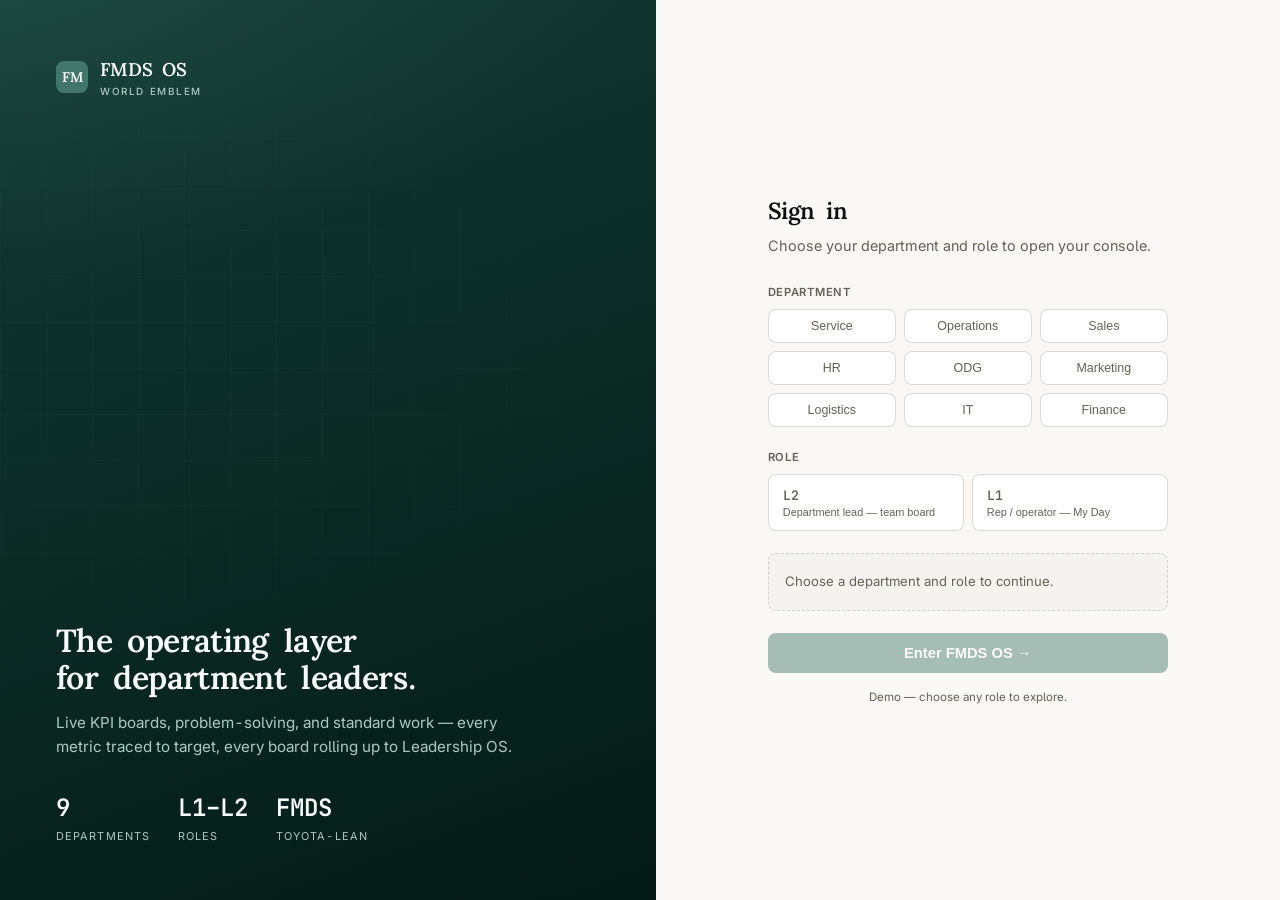
<file: index.html>
<!doctype html><html lang="en"><head>
<meta charset="utf-8"><meta name="viewport" content="width=device-width,initial-scale=1">
<title>FMDS OS — World Emblem</title>
<link rel="icon" href="data:image/svg+xml,<svg xmlns='http://www.w3.org/2000/svg' viewBox='0 0 100 100'><text y='.9em' font-size='90'>📊</text></svg>">
<!-- Supernal design system fonts (Inter/JetBrains Mono/Lora). Local-dev only — serve.py has
     no CSP, so a Google Fonts <link> is fine here. The CSP-locked hosted Artifact bundle must
     instead inline these as base64 @font-face (see styles.css header comment). -->
<link rel="preconnect" href="https://fonts.googleapis.com">
<link rel="preconnect" href="https://fonts.gstatic.com" crossorigin>
<link href="https://fonts.googleapis.com/css2?family=Inter:wght@400;500;600;700&family=JetBrains+Mono:wght@400;500&family=Lora:ital,wght@0,400;0,500;0,600;0,700;1,500&display=swap" rel="stylesheet">
<link rel="stylesheet" href="styles.css">
</head><body><div id="app"></div><script type="module" src="app.js"></script></body></html>
</file>
<file: styles.css>
/* ============================================================================
   FMDS OS — Design System  (R2: Supernal design-system migration, foundation)
   A $150M Toyota-Lean manufacturer's operating layer for department leaders.
   Migrating onto the Supernal brand palette — sage action scale, warm-neutral
   surface scale, Inter/Lora/JetBrains Mono type system. RAG reserved strictly
   for status; the viz palette is for decoration/identity only.

   This file currently holds BOTH the new Supernal primitive/semantic tokens
   AND the legacy token names the existing views/*.js still read — every old
   name is aliased onto a new value (never deleted) so nothing goes unstyled
   mid-migration. Base component classes (shell/sidebar/topbar/button/badge/
   card/table/seg/input/page-head/chart/popover/utility) are now ported
   verbatim from docs/redesign/reference/base.css (layout-match redesign,
   Task 3); the old dark command-rail CSS they superseded has been removed.
   app.js's markup still emits the old rail/app-shell structure until the
   shell rebuild (Task 5) rewires it onto the new light .sidebar/.nav-item
   classes. View-specific component classes (hero KPI/stat tiles, Mark's
   ai-note thread, KPI-board tree table, problem-solving tracker + 8-step A3,
   Standard Work, Sources flow, Ask Mark chat/modal, My Day driver grid,
   inbox popover, Hoshin disks/strip/chips) are now ported verbatim from
   docs/redesign/reference/views.css (Task 4), appended directly after the
   Task-3 base block; the old duplicate rules they superseded were removed in
   place (see the inline notes left where each used to live). Per-view
   views/*.js files still emit their pre-redesign markup until Tasks 7–15
   rebuild each one onto these classes — see
   docs/superpowers/plans/2026-07-08-layout-match-redesign.md.

   Type: Inter (UI/body) + Lora (h1/h2 + hero KPI numerals) + JetBrains Mono
   (every metric / target / KPI value / KZ number / code) — loaded via <link>
   in index.html for LOCAL DEV (serve.py has no CSP, so Google Fonts is fine).
   NOTE — CSP-locked hosted bundle: that target cannot fetch Google Fonts at
   runtime and must instead inline these three families as base64 @font-face
   (data: URIs). The woff2 payloads are already embedded in the reference
   Leadership OS artifact saved at:
   ~/.claude/projects/-Users-tauseef-Documents-World-Emblem-AI-Strategy-fmds-os-prototype/
   7204a86f-62ea-46bb-b6a9-8d861ae8609b/tool-results/artifact-f97b357a-*.html
   Lift the four @font-face blocks from there at bundle-rebuild time — do NOT
   paste base64 into this file now, it would bloat the source for no local-dev
   benefit.

   NOTE: legacy token + class names (--slate-*, --accent, --canvas, --line,
   --radius, .card, .badge, .rag-chip--*, .btn--*, table styles) are KEPT and
   remapped so every existing board upgrades automatically.
   ========================================================================== */

:root {
  color-scheme: light;

  /* ══════════════════════════════════════════════════════════════════════
     SUPERNAL PRIMITIVES — action + surface scales (exact palette values)
     ══════════════════════════════════════════════════════════════════════ */

  /* ── Action scale — hand-tuned sage, seed #436F65. Stop 7 = default action. ── */
  --action-1: 161 33% 98%;
  --action-2: 161 28% 93%;
  --action-3: 162 27% 85%;
  --action-4: 163 25% 73%;
  --action-5: 164 22% 60%;
  --action-6: 164 20% 48%;
  --action-7: 166 28% 36%;   /* default action: buttons, links, focus rings */
  --action-8: 167 38% 25%;
  --action-9: 169 54% 15%;
  --action-10: 168 74% 6%;

  /* ── Surface scale — warm-neutral ladder, hues drift 26–40° across stops ── */
  --surface-1: 40 20% 97%;    /* page background */
  --surface-2: 36 19% 95%;    /* bg-subtle, table header, card-hover */
  --surface-3: 26 19% 93%;    /* muted, code-block-bg, sidebar-background */
  --surface-4: 30 20% 90%;    /* secondary (default), surface-hover */
  --surface-5: 30 10% 80%;    /* secondary-hover, text-disabled */
  --surface-6: 32 10% 72%;    /* secondary-active */
  --surface-7: 33 9% 56%;     /* text-placeholder / text-faint */
  --surface-7a: 35 9% 37%;    /* tertiary text (muted-foreground) */
  --surface-8: 38 6% 26%;     /* indicator-default text */
  --surface-10: 30 2% 10%;    /* text-secondary (light mode) */
  --surface-11: 30 7% 6%;     /* text-primary / foreground; border alpha base */

  /* ── Semantic — surfaces ── */
  --bg: hsl(var(--surface-1));
  --bg-subtle: hsl(var(--surface-2));
  --panel: #ffffff;                 /* pure white lifts off warm page */
  --muted: hsl(var(--surface-3));
  --surface-hover: hsl(var(--surface-4));
  --table-header-bg: hsl(var(--surface-2));

  /* ── Semantic — borders (foreground-stop-at-low-alpha hairline pattern) ── */
  --border-soft: hsl(var(--surface-11) / 0.08);
  --border: hsl(var(--surface-11) / 0.10);
  --border-input: hsl(var(--surface-11) / 0.12);
  --border-strong: hsl(var(--surface-11) / 0.15);

  /* ── Semantic — text ── */
  --text-secondary: hsl(var(--surface-10));
  --text-dim: hsl(var(--surface-7a));
  --text-faint: hsl(var(--surface-7));
  --text-disabled: hsl(var(--surface-5));

  /* ── Semantic — action (primary button/link ladder) ── */
  --accent-active: hsl(var(--action-9));
  --accent-text: hsl(var(--action-8));        /* ghost/outline label color */
  --accent-subtle-bg: hsl(var(--action-3));
  --accent-soft: hsl(var(--action-7) / 0.10);
  --accent-fg: #ffffff;

  /* ── Secondary button ladder ── */
  --secondary: hsl(var(--surface-4));
  --secondary-hover: hsl(var(--surface-5));
  --secondary-active: hsl(var(--surface-6));

  /* ── Status — RAG, semantic-only (never decorative) ── */
  --green-text: hsl(142 72% 29%);
  --green-border: hsl(141 79% 85%);
  --amber-text: hsl(26 91% 37%);
  --amber-border: hsl(48 97% 77%);
  --red-border: hsl(0 96% 89%);
  --red-text: var(--red);          /* aliased — already dark enough */
  --info: hsl(204 64% 44%);
  --info-text: var(--info);        /* aliased */
  --info-bg: hsl(214 99% 97%);
  --info-border: hsl(213 97% 87%);

  /* ── Viz palette — identity/decoration/charts ONLY, never UI/status controls ── */
  --viz-single: 197 13% 52%;   /* Blue-Gray — default single-series / primary identity */
  --viz-1: 30 58% 64%;         /* Warm Peach */
  --viz-2: 9 37% 56%;          /* Rust — used for emphasis series (e.g. flagged location) */
  --viz-3: 64 13% 45%;         /* Olive */
  --viz-4: 345 22% 48%;        /* Mauve */
  --viz-5: 166 13% 54%;        /* Sage */
  --viz-6: 19 45% 72%;         /* Light Peach */
  --viz-7: 210 2% 49%;         /* Neutral Gray — "uncategorized" slot, also chart context-lines */
  --viz-single-bg: hsl(197 9% 93%);
  --viz-1-bg: hsl(30 41% 93%);
  --viz-2-bg: hsl(9 26% 93%);
  --viz-3-bg: hsl(64 9% 93%);
  --viz-4-bg: hsl(345 15% 93%);
  --viz-5-bg: hsl(166 9% 93%);
  --viz-6-bg: hsl(19 32% 93%);
  --viz-7-bg: hsl(210 1% 93%);

  /* Secondary decorative accent (Hoshin "supports" disks, quarter chips) */
  --we-sky: 197 13% 52%;
  --we-sky-bg: 197 9% 93%;

  /* ── Sidebar (10 tokens; light spec — surface-3 fill, sage active state).
     Consumed by .sidebar/.nav-item (see ported base-component CSS below). ── */
  --sidebar-bg: hsl(var(--surface-3));
  --sidebar-fg: hsl(var(--surface-7a));
  --sidebar-border: hsl(var(--surface-11) / 0.08);
  --sidebar-accent: hsl(var(--surface-4));
  --sidebar-active-bg: hsl(var(--surface-4));
  --sidebar-active-fg: hsl(var(--action-7));

  /* ── Motion — named duration scale ── */
  --duration-instant: 100ms;
  --duration-fast: 150ms;
  --duration-standard: 200ms;
  --duration-expressive: 300ms;
  --ease-fluid: cubic-bezier(0.3, 0, 0, 1);

  /* ── Type families ── */
  --font-sans: "Inter", -apple-system, BlinkMacSystemFont, "Segoe UI", Roboto, sans-serif;
  --font-serif: "Lora", Georgia, "Times New Roman", serif;

  /* ── Shell geometry — consumed by .sidebar/.topbar/.canvas below ── */
  --nav-width: 248px;
  --top-bar-height: 56px;
  --width-content: 1440px;

  /* ══════════════════════════════════════════════════════════════════════
     LEGACY TOKENS — kept and ALIASED onto the values above so every
     existing view keeps rendering unchanged mid-migration.
     ══════════════════════════════════════════════════════════════════════ */

  /* ── Work canvas (light) ──────────────────────────────────────── */
  --canvas:  var(--bg);
  --surface: var(--panel);
  /* --surface-2 is the primitive declared above (Supernal surface scale) —
     do NOT redeclare it here as var(--bg-subtle); --bg-subtle is itself
     defined as hsl(var(--surface-2)), so redeclaring would create a
     circular var() reference that resolves to an invalid value. */
  --line:    var(--border);          /* hairline border */
  --line-strong: var(--border-strong);
  --text:       hsl(var(--surface-11));
  --text-muted: var(--text-dim);

  /* ── Accent — flips electric blue → sage ─────────────────────── */
  --accent:       hsl(var(--action-7));
  --accent-tint:  var(--accent-soft);       /* soft accent bg */
  --accent-tint-2:var(--accent-subtle-bg);
  --accent-hover: hsl(var(--action-8));

  /* ── RAG status (strict) — new palette values ────────────────── */
  --green:  hsl(145 63% 42%);
  --amber:  hsl(28 80% 52%);
  --red:    hsl(6 63% 46%);
  --nodata: var(--text-faint);
  --green-bg:  hsl(139 76% 97%);
  --amber-bg:  hsl(48 100% 96%);
  --red-bg:    hsl(0 86% 97%);
  --nodata-bg: var(--muted);
  --red-light: var(--red-border);

  /* ── Legacy RAG aliases (KEEP — used as var(--rag-${rag}) etc.) ── */
  --rag-green:  var(--green);
  --rag-amber:  var(--amber);
  --rag-red:    var(--red);
  --rag-nodata: var(--nodata);
  --rag-green-bg:  var(--green-bg);
  --rag-amber-bg:  var(--amber-bg);
  --rag-red-bg:    var(--red-bg);
  --rag-nodata-bg: var(--nodata-bg);

  /* ── Legacy slate ramp (KEEP — remapped by lightness onto the new
     warm-neutral surface scale, so relative contrast/order is preserved) ── */
  --slate-50:  hsl(var(--surface-1));
  --slate-100: hsl(var(--surface-2));
  --slate-200: hsl(var(--surface-3));
  --slate-300: hsl(var(--surface-4));
  --slate-400: hsl(var(--surface-5));
  --slate-500: hsl(var(--surface-7));
  --slate-600: hsl(var(--surface-7a));
  --slate-700: hsl(var(--surface-8));
  --slate-800: hsl(var(--surface-10));
  --slate-900: hsl(var(--surface-11));

  /* Legacy accent aliases (KEEP) */
  --accent-light: var(--accent-tint);

  /* ── Typography (legacy names → new families) ──────────────────── */
  --font: var(--font-sans);
  --font-mono: "JetBrains Mono", "SFMono-Regular", Consolas, monospace;

  /* ── Spacing scale — sp-1..sp-8 reconciled to match reference/tokens.css
     exactly (sp-5/6/8 corrected, sp-7 added); sp-10/sp-12 are extra legacy
     stops beyond the reference scale, kept since other rules still use them ── */
  --sp-1: 4px;  --sp-2: 8px;  --sp-3: 12px; --sp-4: 16px;
  --sp-5: 24px; --sp-6: 32px; --sp-7: 48px; --sp-8: 64px; --sp-10: 40px; --sp-12: 48px;

  /* ── Radius — "Balanced" posture, new values ─────────────────────── */
  --radius-sm: 4px;
  --radius:    8px;      /* --r  */
  --radius-lg: 12px;     /* --r-lg */
  --radius-full: 9999px;
  --r:    var(--radius);
  --r-lg: var(--radius-lg);

  /* ── Elevation — palette-derived shadow color (warm near-black) ──── */
  --shadow-color: 30 2% 10%;
  --shadow-xs: 0 1px 1px 0 hsl(var(--shadow-color) / 0.05);
  --shadow-sm: 0 1px 2px 0 hsl(var(--shadow-color) / 0.07);
  --shadow:    0 1px 3px 0 hsl(var(--shadow-color) / 0.10), 0 1px 2px -1px hsl(var(--shadow-color) / 0.08);
  --shadow-md: 0 4px 6px -1px hsl(var(--shadow-color) / 0.10), 0 2px 4px -2px hsl(var(--shadow-color) / 0.08);
  --shadow-lg: 0 10px 15px -3px hsl(var(--shadow-color) / 0.10), 0 4px 6px -4px hsl(var(--shadow-color) / 0.08);
  --shadow-ring: inset 0 0 0 1px hsl(var(--surface-11) / 0.07);
  --ring: 0 0 0 2px var(--bg), 0 0 0 4px hsl(var(--action-7) / 0.55);
  --shadow-rail: 2px 0 16px rgba(6,10,16,0.28);

  /* Motion (legacy shorthand names → new duration scale) */
  --ease: var(--ease-fluid);
  --t-fast: var(--duration-fast);
  --t: var(--duration-standard);
}

/* ============================================================================
   PORTED BASE COMPONENT CSS — verbatim from docs/redesign/reference/base.css
   (Task 3 of the layout-match redesign). These are the shared shell/topbar/
   button/badge/card/table/seg/input/page-head/chart/popover/utility classes
   every view will emit going forward. Legacy component rules that duplicated
   or conflicted with these (the old dark command-rail selectors, old
   .btn/.badge/.card/.table-wrap/.topbar/.page-head/.running-head/
   .section-head bodies) have been removed below so nothing double-defines.
   Values reference tokens
   already reconciled in :root above (Task 2) — do not add stray hex/gray.
   ========================================================================== */

/* Running-head section label */
.running-head {
  font-size: 11px; font-weight: 600; letter-spacing: 0.08em; text-transform: uppercase;
  color: var(--text-faint);
}

/* ═══ Shell ═══ */
.shell { display: flex; overflow: hidden; height: 100vh; }
.content-area { flex: 1; min-width: 0; overflow-y: auto; display: flex; flex-direction: column; }
.canvas { max-width: var(--width-content); width: 100%; margin: 0 auto; padding: var(--sp-6) var(--sp-7) var(--sp-8); }
@media (max-width: 1100px) { .canvas { padding: var(--sp-5) var(--sp-5) var(--sp-7); } }

/* ═══ Sidebar — light warm rail per Supernal sidebar spec ═══ */
.sidebar {
  width: var(--nav-width); flex-shrink: 0; height: 100vh;
  background: var(--sidebar-bg);
  border-right: 1px solid var(--sidebar-border);
  display: flex; flex-direction: column;
  padding: var(--sp-4) var(--sp-3);
}
.brand { display: flex; align-items: center; gap: 10px; padding: var(--sp-2) var(--sp-2) var(--sp-4); }
.brand__mark {
  width: 32px; height: 32px; border-radius: var(--radius);
  background: var(--accent); color: var(--accent-fg);
  display: grid; place-items: center;
  font-family: var(--font-serif); font-weight: 600; font-size: 14px;
}
.brand__name { font-weight: 600; font-size: 14px; letter-spacing: -0.01em; color: var(--text); }
.brand__sub { font-size: 11px; color: var(--text-faint); letter-spacing: 0.06em; text-transform: uppercase; }

.dept-block { padding: var(--sp-3) var(--sp-2); border-top: 1px solid var(--sidebar-border); }
.dept-block .running-head { display: block; margin-bottom: 6px; }
.dept-block__name { font-family: var(--font-serif); font-weight: 600; font-size: 19px; color: var(--text); }
.dept-block__meta { display: flex; align-items: center; gap: var(--sp-2); margin-top: 6px; font-size: 12px; color: var(--text-dim); }

.nav { flex: 1; padding-top: var(--sp-3); border-top: 1px solid var(--sidebar-border); display: flex; flex-direction: column; gap: 2px; }
.nav .running-head { padding: 0 var(--sp-2) var(--sp-2); }
.nav-item {
  display: flex; align-items: center; gap: 10px;
  min-height: 36px; padding: 0 var(--sp-3);
  border: 0; border-radius: var(--radius);
  background: none; color: var(--sidebar-fg);
  font-size: 13px; font-weight: 500; text-align: left; width: 100%;
  transition: background-color var(--duration-fast) ease-in-out, color var(--duration-fast) ease-in-out;
}
.nav-item:hover { background: var(--sidebar-accent); color: var(--text-secondary); }
.nav-item.is-active { background: var(--sidebar-active-bg); color: var(--sidebar-active-fg); font-weight: 600; }
.nav-item svg { width: 16px; height: 16px; flex-shrink: 0; }
.nav-item .nav-flag {
  margin-left: auto; width: 6px; height: 6px; border-radius: var(--radius-full); background: var(--red);
}

.sidebar__footer { border-top: 1px solid var(--sidebar-border); padding-top: var(--sp-3); }
.persona { display: flex; align-items: center; gap: 10px; padding: var(--sp-2); }
.persona__avatar {
  width: 32px; height: 32px; border-radius: var(--radius-full);
  background: hsl(var(--viz-single)); color: var(--text);
  display: grid; place-items: center; font-size: 12px; font-weight: 600; color: #fff;
}
.persona__name { font-size: 13px; font-weight: 600; color: var(--text); line-height: 1.3; }
.persona__role { font-size: 11.5px; color: var(--text-faint); }
.signout {
  width: 100%; margin-top: var(--sp-2); min-height: 32px;
  background: none; border: 1px solid var(--border); border-radius: var(--radius);
  color: var(--text-dim); font-size: 12px; font-weight: 500;
  transition: background-color var(--duration-fast) ease-in-out;
}
.signout:hover { background: var(--sidebar-accent); }

/* ═══ Topbar ═══ */
.topbar {
  position: sticky; top: 0; z-index: 100;
  height: var(--top-bar-height); flex-shrink: 0;
  display: flex; align-items: center; gap: var(--sp-4);
  padding: 0 var(--sp-7);
  background: hsl(var(--surface-1) / 0.88);
  backdrop-filter: blur(8px);
  border-bottom: 1px solid var(--border-soft);
}
@media (max-width: 1100px) { .topbar { padding: 0 var(--sp-5); } }
.crumb { display: flex; align-items: center; gap: var(--sp-2); font-size: 13px; color: var(--text-faint); }
.crumb b { color: var(--text); font-weight: 600; }
.crumb__sep { color: var(--text-disabled); }
.topbar__spacer { flex: 1; }
.topbar__search { position: relative; }
.topbar__search input {
  width: 240px; min-height: 34px; padding: 0 var(--sp-3) 0 32px;
  border: 1px solid var(--border-input); border-radius: var(--radius);
  background: var(--panel); font: inherit; font-size: 13px; color: var(--text);
}
.topbar__search input::placeholder { color: var(--text-faint); }
.topbar__search svg { position: absolute; left: 10px; top: 50%; transform: translateY(-50%); width: 14px; height: 14px; color: var(--text-faint); }
.rollup-tag {
  display: inline-flex; align-items: center; gap: 6px;
  font-size: 12px; color: var(--text-dim); white-space: nowrap;
  padding: 6px 12px; border: 1px solid var(--border); border-radius: var(--radius-full);
  background: var(--panel);
}
.rollup-tag b { color: var(--text); font-weight: 600; }

/* ═══ Buttons ═══ */
.btn {
  display: inline-flex; align-items: center; justify-content: center; gap: 8px;
  min-height: 34px; padding: 0 var(--sp-4);
  border-radius: var(--radius); border: 0;
  font-size: 13px; font-weight: 500; white-space: nowrap;
  transition: background-color var(--duration-fast) ease-in-out, border-color var(--duration-fast) ease-in-out, color var(--duration-fast) ease-in-out;
}
.btn svg { width: 14px; height: 14px; }
.btn--primary { background: var(--accent); color: var(--accent-fg); }
.btn--primary:hover { background: var(--accent-hover); }
.btn--primary:active { background: var(--accent-active); }
.btn--secondary { background: var(--secondary); color: var(--text-secondary); }
.btn--secondary:hover { background: var(--secondary-hover); }
.btn--secondary:active { background: var(--secondary-active); }
.btn--outline { background: var(--panel); color: var(--accent-text); border: 1px solid var(--accent); }
.btn--outline:hover { background: var(--accent-subtle-bg); border-color: var(--accent-hover); }
.btn--ghost { background: none; color: var(--accent-text); }
.btn--ghost:hover { background: var(--accent-subtle-bg); }
.btn--ghost-neutral { background: none; color: var(--text-dim); }
.btn--ghost-neutral:hover { background: var(--muted); color: var(--text); }
.btn--sm { min-height: 28px; padding: 0 var(--sp-3); font-size: 12px; }
.btn[disabled] { opacity: 0.5; pointer-events: none; }

/* Icon button (topbar) */
.icon-btn {
  position: relative; display: grid; place-items: center;
  width: 34px; height: 34px; border-radius: var(--radius);
  background: none; border: 1px solid transparent; color: var(--text-dim);
  transition: background-color var(--duration-fast) ease-in-out;
}
.icon-btn:hover { background: var(--muted); color: var(--text); }
.icon-btn svg { width: 16px; height: 16px; }
.icon-btn__count {
  position: absolute; top: 2px; right: 2px;
  min-width: 14px; height: 14px; padding: 0 3px;
  border-radius: var(--radius-full); background: var(--red); color: #fff;
  font-size: 9.5px; font-weight: 600; line-height: 14px;
}

/* ═══ Badges — status via tone tokens ═══ */
.badge {
  display: inline-flex; align-items: center; gap: 5px;
  padding: 2px 8px; border-radius: var(--radius-full);
  font-size: 11.5px; font-weight: 500; white-space: nowrap; flex-shrink: 0;
  border: 1px solid transparent;
}
.badge--green { background: var(--green-bg); color: var(--green-text); border-color: var(--green-border); }
.badge--amber { background: var(--amber-bg); color: var(--amber-text); border-color: var(--amber-border); }
.badge--red { background: var(--red-bg); color: var(--red-text); border-color: var(--red-border); }
.badge--info { background: var(--info-bg); color: var(--info-text); border-color: var(--info-border); }
.badge--neutral { background: var(--muted); color: hsl(var(--surface-8)); border-color: var(--border-soft); }
.badge--outline { background: none; color: var(--text-dim); border-color: var(--border); }
.badge .dot { width: 6px; height: 6px; border-radius: var(--radius-full); flex-shrink: 0; }
.badge--green .dot { background: var(--green); }
.badge--amber .dot { background: var(--amber); }
.badge--red .dot { background: var(--red); }
.badge--info .dot { background: var(--info); }
.badge--neutral .dot { background: var(--text-faint); }

/* ═══ Cards ═══ */
.card {
  background: var(--panel);
  border: 1px solid var(--border);
  border-radius: var(--radius);
  box-shadow: var(--shadow-sm);
}
.card--pad { padding: var(--sp-5); }
.card--interactive { transition: background-color var(--duration-fast) ease-in-out, border-color var(--duration-fast) ease-in-out; cursor: pointer; }
.card--interactive:hover { background: var(--bg-subtle); border-color: var(--border-strong); }

/* ═══ Tables ═══ */
.table-wrap { border: 1px solid var(--border); border-radius: var(--radius); overflow: hidden; background: var(--panel); box-shadow: var(--shadow-sm); }
.table-scroll { overflow-x: auto; }
table.dt { width: 100%; border-collapse: collapse; font-size: 13px; }
table.dt th {
  height: 36px; padding: 0 var(--sp-4); text-align: left;
  background: var(--table-header-bg);
  font-size: 11px; font-weight: 600; letter-spacing: 0.06em; text-transform: uppercase;
  color: var(--text-dim); border-bottom: 1px solid var(--border);
  white-space: nowrap;
}
table.dt td { padding: 10px var(--sp-4); border-bottom: 1px solid var(--border-soft); vertical-align: middle; }
table.dt tbody tr:last-child td { border-bottom: 0; }
table.dt tbody tr { transition: background-color var(--duration-instant) ease-in-out; }
table.dt tbody tr:hover { background: var(--bg-subtle); }
table.dt td:first-child { font-weight: 500; }
table.dt .num, table.dt th.num { text-align: right; font-variant-numeric: tabular-nums; }
table.dt td.num { color: var(--text-secondary); }

/* ═══ Segmented control / tabs ═══ */
.seg {
  display: inline-flex; align-items: center; gap: 2px;
  padding: 3px; border-radius: var(--radius);
  background: var(--muted);
}
.seg__item {
  min-height: 28px; padding: 0 var(--sp-3);
  border: 0; border-radius: var(--radius-sm); background: none;
  font-size: 12.5px; font-weight: 500; color: var(--text-dim);
  transition: color var(--duration-fast) ease-in-out;
  white-space: nowrap;
}
.seg__item:hover { color: var(--text); }
.seg__item.is-on { background: var(--panel); color: var(--text); box-shadow: var(--shadow-xs); font-weight: 600; }
.seg__item[disabled] { opacity: 0.45; pointer-events: none; }

/* ═══ Inputs ═══ */
.input, textarea.input {
  min-height: 34px; padding: 6px var(--sp-3);
  border: 1px solid var(--border-input); border-radius: var(--radius);
  background: var(--panel); font: inherit; font-size: 13px; color: var(--text);
  width: 100%;
}
.input::placeholder { color: var(--text-faint); }

/* ═══ Page header pattern ═══ */
.page-head { display: flex; flex-wrap: wrap; align-items: flex-end; justify-content: space-between; gap: var(--sp-5); margin: var(--sp-4) 0 var(--sp-6); }
/* Title block (eyebrow + h1 + sub) gets a generous flex-basis and can shrink,
   so a short serif h1 (e.g. "Problem-Solving Tracker") is never squeezed into a
   multi-line wrap. Combined with flex-wrap above: a LIGHT side (a couple of
   buttons) stays beside the title; a HEAVY side (the red-KPI select + label +
   button) that can't fit wraps to its own row below the title instead of
   crushing it. */
.page-head > :first-child { min-width: 0; flex: 1 1 30rem; }
.page-head__eyebrow { display: block; margin-bottom: var(--sp-2); }
.page-head__sub { margin: var(--sp-2) 0 0; font-size: 13.5px; color: var(--text-dim); max-width: 60ch; }
.page-head__side { display: flex; align-items: center; gap: var(--sp-3); flex-shrink: 0; flex-wrap: wrap; }
/* Cap page-head selects/inputs so a long option label can't blow the control
   (and the whole side) out to an unreadable width. */
.page-head__side select, .page-head__side .input { max-width: 260px; }
/* Very narrow canvases: fully stack and let controls go full-width. */
@media (max-width: 900px) {
  .page-head { flex-direction: column; align-items: stretch; gap: var(--sp-3); }
  .page-head__side { width: 100%; }
  .page-head__side > select,
  .page-head__side > .input { flex: 1 1 auto; min-width: 0; max-width: none; }
}

.section-head { display: flex; align-items: baseline; justify-content: space-between; gap: var(--sp-4); margin: var(--sp-7) 0 var(--sp-4); }
.section-head:first-child { margin-top: 0; }
.section-head h2 { font-size: 18px; }
.section-head .running-head { margin: 0; }

/* ═══ Chart bits ═══ */
.spark { display: block; }
.chart-tip {
  position: fixed; z-index: 600; pointer-events: none;
  background: var(--panel); border-radius: var(--radius-sm);
  box-shadow: var(--shadow-ring), var(--shadow-md);
  padding: 6px 10px; font-size: 12px; color: var(--text);
  white-space: nowrap; display: none;
}
.chart-tip .running-head { display: block; font-size: 10px; margin-bottom: 2px; }
.legend { display: flex; flex-wrap: wrap; gap: var(--sp-4); font-size: 12px; color: var(--text-dim); }
.legend__item { display: inline-flex; align-items: center; gap: 6px; }
.legend__swatch { width: 10px; height: 10px; border-radius: 3px; }
.legend__line { width: 14px; height: 2px; border-radius: 1px; }

/* ═══ Popover / drawer ═══ */
.popover {
  position: absolute; z-index: 500;
  background: var(--panel); border-radius: var(--radius);
  box-shadow: var(--shadow-ring), var(--shadow-md);
  min-width: 320px;
}
.drawer {
  position: fixed; top: 0; right: 0; bottom: 0; z-index: 400;
  width: 400px; max-width: 92vw;
  background: var(--panel); border-left: 1px solid var(--border);
  box-shadow: var(--shadow-lg);
  display: flex; flex-direction: column;
  transform: translateX(100%);
  transition: transform var(--duration-expressive) ease-out;
}
.drawer.is-open { transform: translateX(0); }

/* ═══ Utility ═══ */
code, .mono { font-family: var(--font-mono); font-size: 12px; }
.muted { color: var(--text-dim); }
.faint { color: var(--text-faint); }
.tnum { font-variant-numeric: tabular-nums; }
.grid { display: grid; gap: var(--sp-4); }
.flex { display: flex; }
.hidden { display: none !important; }

/* ============================================================================
   PORTED VIEW-COMPONENT CSS — verbatim from docs/redesign/reference/views.css
   (Task 4 of the layout-match redesign). Every per-view class the Phase 2
   markup-rebuild tasks (7–15) will emit lives here: overview hero/stat tiles,
   Mark's ai-note thread, the KPI-board tree table (status-cell/chip/caret
   expander), the problem-solving tracker + 8-step A3 (step-track/step-bar/
   kz-meta/a3-*/score-entry), Standard Work library/SOP, Sources flow, Ask
   Mark chat + response modal, My Day driver grid, the inbox popover, and
   Hoshin disks/strip/chips. Old view-specific rules these supersede (old
   .inbox-panel/.inbox-item, and the Task-6-era .ps-summary/.status-cell/
   .chip/.step-track/.step-bar/.step-tab/.ai-draft-banner/.a3-callout/
   .hoshin-disk/.hoshin-strip duplicates) have been removed above so nothing
   double-defines — see the inline notes left in their place. Values reference
   tokens already reconciled in :root (Task 2) — do not add stray hex/gray.
   ========================================================================== */

/* ═══ Chart text ═══ */
.chart-axis { font-family: var(--font-sans); font-size: 10.5px; fill: var(--text-faint); font-variant-numeric: tabular-nums; }
.chart-end-label { font-family: var(--font-sans); font-size: 11px; fill: var(--text-dim); }
.linechart-wrap { overflow-x: auto; }
.linechart { width: 100%; height: auto; display: block; }
.tip-row { display: flex; align-items: center; gap: 6px; padding-top: 2px; }
.tip-row b { margin-left: auto; padding-left: 12px; }
.meter { height: 6px; border-radius: var(--radius-full); overflow: hidden; }
.meter span { display: block; height: 100%; border-radius: var(--radius-full); }

/* ═══ Overview — headline hero + stat tiles ═══ */
.hero-kpi { display: grid; grid-template-columns: minmax(300px, 5fr) 7fr; }
@media (max-width: 980px) { .hero-kpi { grid-template-columns: 1fr; } }
.hero-kpi__main { padding: var(--sp-5); display: flex; flex-direction: column; gap: var(--sp-3); border-right: 1px solid var(--border-soft); }
@media (max-width: 980px) { .hero-kpi__main { border-right: 0; border-bottom: 1px solid var(--border-soft); } }
.hero-kpi__label { display: flex; align-items: center; justify-content: space-between; gap: var(--sp-3); }
.hero-kpi__value {
  font-family: var(--font-serif); font-weight: 600; font-size: 56px; line-height: 1.05;
  letter-spacing: -0.02em; color: var(--text);
}
.hero-kpi__value small { font-size: 24px; color: var(--text-faint); font-family: var(--font-sans); font-weight: 500; margin-left: 2px; }
.hero-kpi__vs { font-size: 13px; color: var(--text-dim); }
.hero-kpi__vs b { color: var(--text); font-weight: 600; }
.hero-kpi__side { padding: var(--sp-5); }
.hero-kpi__why { font-size: 13.5px; line-height: 1.6; color: var(--text-secondary); }
.hero-kpi__why p { max-width: none; }
.hero-kpi__foot { display: flex; align-items: center; justify-content: space-between; gap: var(--sp-3); margin-top: auto; padding-top: var(--sp-3); }
.source-note { font-size: 12px; color: var(--text-faint); }

.stat-grid { display: grid; grid-template-columns: repeat(auto-fill, minmax(240px, 1fr)); gap: var(--sp-4); }
.stat-tile { padding: var(--sp-5); display: flex; flex-direction: column; gap: var(--sp-2); }
.stat-tile__top { display: flex; align-items: center; justify-content: space-between; gap: var(--sp-2); }
.stat-tile__label { font-size: 13px; font-weight: 500; color: var(--text-dim); }
.stat-tile__value { font-size: 26px; font-weight: 600; letter-spacing: -0.01em; color: var(--text); line-height: 1.1; }
.stat-tile__value small { font-size: 13px; font-weight: 500; color: var(--text-faint); margin-left: 2px; }
.stat-tile__vs { font-size: 12px; color: var(--text-faint); }
.stat-tile__spark { margin-top: var(--sp-2); }

/* AI note thread (Mark) */
.ai-note { display: flex; gap: var(--sp-3); }
.ai-note + .ai-note { margin-top: var(--sp-4); }
.ai-note__avatar {
  width: 28px; height: 28px; flex-shrink: 0; border-radius: var(--radius-full);
  background: hsl(var(--viz-single)); color: #fff;
  display: grid; place-items: center; font-size: 12px; font-weight: 600;
  font-family: var(--font-serif);
}
.ai-note__body { min-width: 0; }
.ai-note__head { display: flex; align-items: baseline; gap: var(--sp-2); margin-bottom: 4px; font-size: 12.5px; }
.ai-note__head b { color: var(--text); }
.ai-note__head .when { color: var(--text-faint); font-size: 11.5px; }
.ai-note__text { font-size: 13.5px; line-height: 1.6; color: var(--text-secondary); }
.ai-note__text p { max-width: none; margin-bottom: var(--sp-2); }
.ai-note__text p:last-child { margin-bottom: 0; }

/* ═══ KPI Boards — location tabs + tree table ═══ */
.loc-tabs { display: flex; align-items: center; gap: var(--sp-3); flex-wrap: wrap; }
.loc-note {
  padding: var(--sp-4) var(--sp-5); border-radius: var(--radius);
  background: var(--panel); border: 1px solid var(--border); box-shadow: var(--shadow-sm);
  display: flex; flex-wrap: wrap; gap: var(--sp-2) var(--sp-6); align-items: baseline;
}
.loc-note__stat { font-size: 13px; color: var(--text-dim); }
.loc-note__stat b { color: var(--text); font-weight: 600; font-variant-numeric: tabular-nums; }

.kpi-cat td { background: var(--bg-subtle); padding: 6px var(--sp-4); }
.kpi-cat span { font-size: 11px; font-weight: 600; letter-spacing: 0.08em; text-transform: uppercase; color: var(--text-faint); }
tr.kpi-row td:first-child { font-weight: 500; }
.kpi-name { display: flex; align-items: center; gap: var(--sp-2); min-width: 0; }
.kpi-name__caret {
  width: 22px; height: 22px; display: grid; place-items: center; flex-shrink: 0;
  border: 0; border-radius: var(--radius-sm); background: none; color: var(--text-faint);
  transition: transform var(--duration-fast) ease-in-out, background-color var(--duration-fast) ease-in-out;
}
.kpi-name__caret:hover { background: var(--muted); color: var(--text); }
.kpi-name__caret.is-open { transform: rotate(90deg); }
.kpi-name__caret svg { width: 12px; height: 12px; }
.kpi-flag-note { margin: 4px 0 0 30px; font-size: 12px; color: var(--text-dim); line-height: 1.5; max-width: 62ch; }
tr.kpi-sub td { background: hsl(var(--surface-1) / 0.6); }
tr.kpi-sub td:first-child { padding-left: 48px; font-weight: 400; color: var(--text-secondary); }
.chip {
  display: inline-flex; align-items: center; padding: 1px 7px;
  border-radius: var(--radius-sm); border: 1px solid var(--border);
  background: var(--muted); color: hsl(var(--surface-8));
  font-family: var(--font-mono); font-size: 10.5px; font-weight: 500; letter-spacing: 0.02em;
}
.status-cell { display: inline-flex; align-items: center; gap: 7px; font-size: 12.5px; font-weight: 500; white-space: nowrap; }
.status-cell .dot { width: 7px; height: 7px; border-radius: var(--radius-full); }
.status-cell--green { color: var(--green-text); } .status-cell--green .dot { background: var(--green); }
.status-cell--amber { color: var(--amber-text); } .status-cell--amber .dot { background: var(--amber); }
.status-cell--red { color: var(--red-text); } .status-cell--red .dot { background: var(--red); }
.status-cell--nodata { color: var(--text-faint); } .status-cell--nodata .dot { background: var(--text-disabled); }

/* ═══ Problem-Solving — 8-step tracker ═══ */
.ps-summary { display: flex; gap: var(--sp-6); align-items: baseline; }
.ps-summary__stat { font-size: 13px; color: var(--text-dim); }
.ps-summary__stat b { font-size: 22px; font-weight: 600; color: var(--text); font-variant-numeric: tabular-nums; margin-right: 4px; }
.step-track { display: inline-flex; align-items: center; gap: 3px; }
.step-track__dot {
  width: 16px; height: 16px; border-radius: var(--radius-full);
  display: grid; place-items: center;
  font-size: 9px; font-weight: 600;
  background: var(--muted); color: var(--text-faint);
  border: 1px solid var(--border);
}
.step-track__dot.is-done { background: var(--accent); border-color: var(--accent); color: var(--accent-fg); }
.step-track__dot.is-next { border-color: var(--accent); color: var(--accent-text); background: var(--panel); }

/* 8-step detail */
.eightstep { display: grid; grid-template-columns: 260px 1fr; }
@media (max-width: 900px) { .eightstep { grid-template-columns: 1fr; } }
.eightstep__rail { border-right: 1px solid var(--border-soft); padding: var(--sp-4); display: flex; flex-direction: column; gap: 2px; }
.step-item {
  display: flex; align-items: center; gap: 10px;
  padding: 8px 10px; border: 0; border-radius: var(--radius); background: none;
  font-size: 13px; color: var(--text-dim); text-align: left; width: 100%;
  transition: background-color var(--duration-fast) ease-in-out;
}
.step-item:hover { background: var(--bg-subtle); }
.step-item.is-active { background: var(--muted); color: var(--text); font-weight: 600; }
.step-item__n {
  width: 22px; height: 22px; flex-shrink: 0; border-radius: var(--radius-full);
  display: grid; place-items: center; font-size: 11px; font-weight: 600;
  background: var(--muted); color: var(--text-dim); border: 1px solid var(--border);
}
.step-item.is-done .step-item__n { background: var(--accent); border-color: var(--accent); color: var(--accent-fg); }
.eightstep__body { padding: var(--sp-5); min-width: 0; }
.eightstep__body h3 { margin-bottom: var(--sp-3); }
.field-list { display: grid; gap: var(--sp-4); }
.field { display: grid; gap: 4px; }
.field__label { font-size: 12px; font-weight: 600; color: var(--text-dim); }
.field__value { font-size: 13.5px; line-height: 1.6; color: var(--text-secondary); }

/* ═══ Standard Work ═══ */
.doc-counts { display: flex; flex-wrap: wrap; gap: var(--sp-2); }
.count-pill {
  display: inline-flex; align-items: baseline; gap: 6px;
  padding: 5px 12px; border-radius: var(--radius-full);
  background: var(--panel); border: 1px solid var(--border);
  font-size: 12.5px; color: var(--text-dim);
}
.count-pill b { color: var(--text); font-weight: 600; font-variant-numeric: tabular-nums; }
.doc-type {
  display: inline-flex; padding: 1px 7px; border-radius: var(--radius-sm);
  font-family: var(--font-mono); font-size: 10px; font-weight: 500; letter-spacing: 0.04em;
  background: var(--muted); color: hsl(var(--surface-8)); border: 1px solid var(--border-soft);
}
.sop-feature { border-left: 3px solid var(--accent); }
.sop-feature .running-head { color: var(--accent-text); }
.sop-steps { counter-reset: sop; display: grid; gap: var(--sp-3); margin-top: var(--sp-4); }
.sop-step { display: flex; gap: var(--sp-3); font-size: 13.5px; line-height: 1.55; color: var(--text-secondary); }
.sop-step::before {
  counter-increment: sop; content: counter(sop);
  width: 22px; height: 22px; flex-shrink: 0; border-radius: var(--radius-full);
  display: grid; place-items: center; font-size: 11px; font-weight: 600;
  background: var(--muted); color: var(--text-dim);
}

/* ═══ Sources ═══ */
.flow { display: flex; align-items: stretch; gap: var(--sp-3); }
@media (max-width: 760px) { .flow { flex-direction: column; } }
.flow__node { flex: 1; padding: var(--sp-4); border-radius: var(--radius); border: 1px solid var(--border); background: var(--panel); }
.flow__node--accent { border-color: hsl(var(--action-4)); background: hsl(var(--action-1)); }
.flow__node h4 { margin-bottom: 4px; }
.flow__node p { font-size: 12.5px; color: var(--text-dim); margin: 0; }
.flow__arrow { align-self: center; color: var(--text-disabled); flex-shrink: 0; }

/* ═══ Ask Mark — conversation ═══ */
.chat { display: grid; grid-template-columns: minmax(0, 1fr) 300px; gap: var(--sp-5); align-items: start; }
@media (max-width: 980px) { .chat { grid-template-columns: 1fr; } }
.chat__thread { display: flex; flex-direction: column; gap: var(--sp-4); }
.msg { display: flex; gap: var(--sp-3); max-width: 720px; }
.msg--user { align-self: flex-end; flex-direction: row-reverse; }
.msg__bubble {
  padding: var(--sp-3) var(--sp-4); border-radius: var(--radius);
  background: var(--panel); border: 1px solid var(--border); box-shadow: var(--shadow-xs);
  font-size: 13.5px; line-height: 1.6; color: var(--text-secondary);
}
.msg--user .msg__bubble { background: var(--muted); border-color: transparent; color: var(--text); }
.msg__bubble p { max-width: none; margin-bottom: var(--sp-2); }
.msg__bubble p:last-child { margin-bottom: 0; }
.chat__composer { display: flex; gap: var(--sp-2); margin-top: var(--sp-2); }
.chat__composer textarea { resize: none; }
.suggest { display: flex; flex-direction: column; gap: var(--sp-2); }
.suggest button {
  text-align: left; padding: 10px var(--sp-4);
  background: var(--panel); border: 1px solid var(--border); border-radius: var(--radius);
  font-size: 13px; color: var(--text-secondary);
  transition: background-color var(--duration-fast) ease-in-out, border-color var(--duration-fast) ease-in-out;
}
.suggest button:hover { background: var(--accent-subtle-bg); border-color: hsl(var(--action-4)); color: var(--accent-text); }

/* Ask Mark — compact response queue */
.q-card {
  width: 100%; text-align: left; font: inherit;
  display: grid; gap: 8px;
  padding: var(--sp-3) var(--sp-4);
  background: var(--panel); border: 1px solid var(--border); border-radius: var(--radius);
  box-shadow: var(--shadow-sm); cursor: pointer;
  transition: background-color var(--duration-fast) ease-in-out, border-color var(--duration-fast) ease-in-out;
}
.q-card:hover { background: var(--bg-subtle); border-color: var(--border-strong); }
.q-card.is-selected { border-color: var(--accent); box-shadow: inset 3px 0 0 var(--accent), var(--shadow-sm); }
.q-card + .q-card { margin-top: var(--sp-2); }
.q-card__row { display: flex; align-items: center; justify-content: space-between; gap: var(--sp-2); }
.q-card__value { font-size: 18px; font-weight: 600; letter-spacing: -0.01em; }
.q-card__value small { font-size: 12px; font-weight: 500; color: var(--text-faint); }
.q-card__meta { font-size: 11.5px; color: var(--text-faint); }

/* Recent threads list */
.thread-item {
  width: 100%; text-align: left; font: inherit;
  display: grid; gap: 3px;
  padding: 10px var(--sp-4);
  background: var(--panel); border: 1px solid var(--border); border-radius: var(--radius);
  cursor: pointer;
  transition: background-color var(--duration-fast) ease-in-out, border-color var(--duration-fast) ease-in-out;
}
.thread-item:hover { background: var(--bg-subtle); }
.thread-item.is-active { border-color: var(--border-strong); background: var(--bg-subtle); }
.thread-item__title { font-size: 13px; font-weight: 500; color: var(--text); }
.thread-item.is-active .thread-item__title { font-weight: 600; }
.thread-item__meta { font-size: 11.5px; color: var(--text-faint); }

/* Chat surface — thread + composer in one card */
.chat-surface { display: flex; flex-direction: column; min-height: 520px; max-height: calc(100vh - 220px); }
.chat-surface__head {
  display: flex; align-items: baseline; gap: 10px;
  padding: 14px 20px; border-bottom: 1px solid var(--border-soft); flex-shrink: 0;
}
.chat-surface__scroll { flex: 1; overflow-y: auto; padding: 20px; }

/* Modal — Dialog spec: scrim + elevated card, shadow-lg */
.modal-overlay {
  position: fixed; inset: 0; z-index: 400;
  background: hsl(var(--surface-11) / 0.5);
}
.modal-panel {
  position: fixed; z-index: 400;
  top: 50%; left: 50%; transform: translate(-50%, -50%);
  width: min(760px, calc(100vw - 48px)); max-height: min(84vh, 900px);
  display: flex; flex-direction: column;
  background: var(--panel); border-radius: var(--radius-lg);
  border: 1px solid var(--border-soft); box-shadow: var(--shadow-lg);
}
.modal-panel__head {
  display: flex; align-items: center; justify-content: space-between; gap: var(--sp-4);
  padding: var(--sp-4) var(--sp-5); border-bottom: 1px solid var(--border-soft); flex-shrink: 0;
}
.modal-panel__body { padding: var(--sp-5); overflow-y: auto; }
.modal-panel__foot {
  display: flex; justify-content: flex-end; gap: var(--sp-3);
  padding: var(--sp-4) var(--sp-5); border-top: 1px solid var(--border-soft); flex-shrink: 0;
}

/* Response lifecycle track */
.life-chip {
  display: inline-flex; align-items: center;
  padding: 3px 10px; border-radius: var(--radius-full);
  font-size: 11.5px; font-weight: 500;
  background: var(--muted); color: var(--text-faint);
  border: 1px solid var(--border-soft);
}
.life-chip.is-done { background: hsl(var(--action-1)); color: var(--accent-text); border-color: hsl(var(--action-3)); }
.life-chip.is-now { background: var(--accent); color: var(--accent-fg); border-color: var(--accent); font-weight: 600; }

/* KPI response card inside chat */
.kpi-card-inline { margin-top: var(--sp-3); border: 1px solid var(--border); border-radius: var(--radius); overflow: hidden; }
.kpi-card-inline__head { display: flex; align-items: center; justify-content: space-between; padding: var(--sp-3) var(--sp-4); background: var(--bg-subtle); border-bottom: 1px solid var(--border-soft); }
.kpi-card-inline__body { padding: var(--sp-4); display: flex; align-items: center; gap: var(--sp-5); }
.kpi-card-inline__value { font-family: var(--font-serif); font-size: 30px; font-weight: 600; letter-spacing: -0.01em; }

/* ═══ My Day (L1) ═══ */
.myday-head h1 em { font-style: italic; font-weight: 500; }
.driver-grid { display: grid; grid-template-columns: repeat(auto-fill, minmax(220px, 1fr)); gap: var(--sp-4); }

/* ═══ Inbox popover ═══ */
.inbox-panel { right: 0; top: calc(100% + 8px); width: 360px; }
.inbox-panel__head { padding: var(--sp-4) var(--sp-4) var(--sp-3); border-bottom: 1px solid var(--border-soft); }
.inbox-panel__title { font-weight: 600; font-size: 13.5px; }
.inbox-panel__sub { font-size: 12px; color: var(--text-faint); margin-top: 2px; }
.inbox-item { display: flex; gap: 10px; padding: var(--sp-3) var(--sp-4); }
.inbox-item + .inbox-item { border-top: 1px solid var(--border-soft); }
button.inbox-item--link {
  width: 100%; border: 0; background: none; text-align: left; font: inherit;
  transition: background-color var(--duration-fast) ease-in-out;
}
button.inbox-item--link:hover { background: var(--bg-subtle); }
button.inbox-item--link:last-child { border-radius: 0 0 var(--radius) var(--radius); }
.inbox-item__dot { width: 7px; height: 7px; margin-top: 6px; flex-shrink: 0; border-radius: var(--radius-full); background: var(--amber); }
.inbox-item__body { font-size: 13px; line-height: 1.5; color: var(--text-secondary); }
.inbox-item__from { font-size: 11.5px; color: var(--text-faint); margin-top: 3px; }

/* ═══ Hoshin ═══ */
.hoshin-disk {
  display: inline-grid; place-items: center; flex-shrink: 0;
  border-radius: var(--radius-full);
  background: var(--muted); color: var(--text-faint);
  font-weight: 600; font-family: var(--font-serif);
  border: 1px solid var(--border);
}
.hoshin-disk--drives { background: var(--accent); border-color: var(--accent); color: var(--accent-fg); }
.hoshin-disk--supports { background: hsl(var(--we-sky)); border-color: hsl(var(--we-sky)); color: hsl(var(--action-9)); }
.hoshin-strip {
  display: flex; align-items: center; gap: var(--sp-5);
  padding: var(--sp-4) var(--sp-5); margin-bottom: var(--sp-5);
  cursor: pointer;
  transition: background-color var(--duration-fast) ease-in-out, border-color var(--duration-fast) ease-in-out;
}
.hoshin-strip:hover { background: var(--bg-subtle); border-color: var(--border-strong); }
.hoshin-strip__disks { display: flex; gap: 6px; flex-shrink: 0; }
.hoshin-strip__item.is-dim { opacity: 0.45; }
.hoshin-strip__text { flex: 1; min-width: 0; display: grid; gap: 2px; font-size: 13px; }
.hoshin-strip__text .muted { font-size: 12.5px; }
.hoshin-chip {
  display: inline-flex; align-items: center; padding: 1px 7px;
  border-radius: var(--radius-full);
  background: hsl(var(--action-1)); color: var(--accent-text);
  border: 1px solid hsl(var(--action-3));
  font-size: 10.5px; font-weight: 600; letter-spacing: 0.02em;
}
.hoshin-obj--ops { border-color: hsl(var(--action-4)); }
.hoshin-act__head {
  display: flex; align-items: center; gap: var(--sp-4); flex-wrap: wrap;
  padding: var(--sp-4) var(--sp-5); border-bottom: 1px solid var(--border-soft);
}
.hoshin-act__lead { display: grid; text-align: right; }
.hoshin-act__lead b { font-size: 13px; }
.hoshin-act__timeline { display: flex; gap: 4px; }
.q-chip {
  display: inline-flex; padding: 2px 9px; border-radius: var(--radius-sm);
  font-size: 11px; font-weight: 500; font-variant-numeric: tabular-nums;
  background: var(--muted); color: var(--text-faint); border: 1px solid var(--border-soft);
}
.q-chip.is-on { background: hsl(var(--we-sky-bg)); color: var(--accent-text); border-color: hsl(var(--we-sky)); }
.hoshin-act__foot {
  padding: var(--sp-3) var(--sp-5); border-top: 1px solid var(--border-soft);
  font-size: 12.5px; color: var(--text-dim); background: var(--bg-subtle);
}

/* 8-step header meta row — whole segments wrap, values never split */
.kz-meta {
  display: flex; flex-wrap: wrap; align-items: center; gap: 8px 10px;
  margin-top: 10px; font-size: 13px; color: var(--text-dim);
}
.kz-meta__item { white-space: nowrap; }
.kz-meta__item b { color: var(--text); font-weight: 600; }
.kz-meta__chip {
  padding: 2px 10px; border-radius: var(--radius-full);
  background: var(--panel); border: 1px solid var(--border);
  font-variant-numeric: tabular-nums;
}
.kz-meta__arrow { color: var(--text-disabled); font-size: 11px; }
.kz-meta__sep { width: 1px; height: 14px; background: var(--border); }

/* ═══ 8-step — horizontal step bar + wide A3 canvas ═══ */
.step-bar {
  display: grid; grid-template-columns: repeat(8, 1fr); gap: 4px;
  margin-bottom: var(--sp-4);
}
.step-tab {
  display: grid; grid-template-columns: auto 1fr; grid-template-rows: auto auto;
  column-gap: 8px; align-items: center; text-align: left;
  padding: 10px 12px; border: 1px solid var(--border); border-radius: var(--radius);
  background: var(--panel); color: var(--text-dim); font-size: 12px;
  transition: background-color var(--duration-fast) ease-in-out, border-color var(--duration-fast) ease-in-out;
}
.step-tab:hover { background: var(--bg-subtle); }
.step-tab.is-active { border-color: var(--accent); background: hsl(var(--action-1)); box-shadow: inset 0 -2px 0 var(--accent); }
.step-tab.is-active .step-tab__name { color: var(--text); font-weight: 600; }
.step-tab__n {
  grid-row: 1 / 3;
  width: 22px; height: 22px; border-radius: var(--radius-full);
  display: grid; place-items: center; font-size: 11px; font-weight: 600;
  background: var(--muted); color: var(--text-dim); border: 1px solid var(--border);
}
.step-tab.is-done .step-tab__n { background: var(--accent); border-color: var(--accent); color: var(--accent-fg); }
.step-tab__name { font-weight: 500; line-height: 1.25; }
.step-tab__pdca { font-size: 10px; letter-spacing: 0.06em; color: var(--text-faint); }
@media (max-width: 1200px) { .step-bar { grid-template-columns: repeat(4, 1fr); } }

.eightstep-wide { display: grid; grid-template-columns: 1fr 300px; }
@media (max-width: 1100px) { .eightstep-wide { grid-template-columns: 1fr; } .eightstep-wide .eightstep__assist { display: none; } }

/* A3 document fields */
.a3-grid { display: grid; gap: var(--sp-5) var(--sp-6); }
.a3-grid--2 { grid-template-columns: repeat(2, minmax(0, 1fr)); }
.a3-grid--3 { grid-template-columns: repeat(3, minmax(0, 1fr)); }
@media (max-width: 900px) { .a3-grid--2, .a3-grid--3 { grid-template-columns: 1fr; } }
.a3-callout { padding: 12px 16px; border-radius: var(--radius); border: 1px solid; display: block; }
.a3-callout--red { background: var(--red-bg); border-color: var(--red-border); }
.a3-callout--accent { background: hsl(var(--action-1)); border-color: hsl(var(--action-3)); }
.a3-whys { display: grid; gap: 10px; }
.a3-why {
  display: grid; grid-template-columns: 52px 92px 1fr; gap: 12px; align-items: baseline;
  padding: 10px 14px; border: 1px solid var(--border-soft); border-radius: var(--radius);
  background: var(--bg-subtle);
}
@media (max-width: 720px) { .a3-why { grid-template-columns: 52px 1fr; } .a3-why .chip { display: none; } }
.a3-chart-slot {
  margin-top: 20px; padding: 32px 24px; text-align: center;
  border: 1px dashed var(--border-strong); border-radius: var(--radius);
  color: var(--text-faint); font-size: 12.5px;
}

/* Chart figures inside the A3 */
.chart-fig {
  margin: 8px 0 0; padding: var(--sp-4);
  border: 1px solid var(--border-soft); border-radius: var(--radius);
  background: var(--bg-subtle);
}
.chart-fig .linechart { max-width: 720px; }
.chart-fig__cap {
  display: flex; align-items: center; gap: 8px; flex-wrap: wrap;
  margin-top: 8px; font-size: 12px; color: var(--text-faint);
}

/* Attachment drop zone */
.drop-zone {
  margin-top: 16px;
  display: flex; align-items: center; justify-content: space-between; gap: var(--sp-4);
  padding: var(--sp-3) var(--sp-4);
  border: 1px dashed var(--border-strong); border-radius: var(--radius);
  color: var(--text-faint); font-size: 12.5px;
  transition: border-color var(--duration-fast) ease-in-out, background-color var(--duration-fast) ease-in-out;
}
.drop-zone:hover { border-color: var(--accent); background: hsl(var(--action-1)); }

/* Step 5 score entry */
.score-cell { width: 56px; }
.score-sel {
  min-height: 30px; padding: 2px 6px;
  border: 1px solid var(--border-input); border-radius: var(--radius-sm);
  background: var(--panel); font-family: var(--font-mono); font-size: 12px; color: var(--text);
  text-align: center;
}
.score-sel--oa { font-weight: 600; border-color: var(--border-strong); }
.cm-text { min-height: 32px; font-size: 13px; }

/* ═══ AI-draft banner + 8-step assist panel ═══ */
.ai-draft-banner {
  display: flex; align-items: center; gap: var(--sp-4);
  padding: var(--sp-4) var(--sp-5); margin-bottom: var(--sp-4);
  border-left: 3px solid var(--accent);
}
.eightstep--assist { grid-template-columns: 240px 1fr 300px; }
@media (max-width: 1200px) { .eightstep--assist { grid-template-columns: 240px 1fr; } .eightstep__assist { display: none; } }
.eightstep__assist {
  border-left: 1px solid var(--border-soft);
  background: var(--bg-subtle);
  padding: var(--sp-4); display: flex; flex-direction: column; gap: var(--sp-3);
  min-height: 0;
}
.assist-head { display: flex; align-items: center; gap: 10px; }
.assist-note { background: var(--panel); border: 1px solid var(--border); border-radius: var(--radius); padding: var(--sp-3) var(--sp-4); }
.assist-thread { display: grid; gap: var(--sp-2); overflow-y: auto; max-height: 320px; }
.assist-thread .msg__bubble { font-size: 12.5px; padding: 8px 12px; }

/* Footer hint under boards */
.board-hint { margin-top: var(--sp-6); font-size: 12.5px; color: var(--text-faint); line-height: 1.6; max-width: 90ch; }
.board-hint b { color: var(--text-dim); }

/* ── Reset ──────────────────────────────────────────────────────── */
*, *::before, *::after { box-sizing: border-box; margin: 0; padding: 0; }
html { font-size: 16px; }

body {
  font-family: var(--font);
  font-size: 14px;
  line-height: 1.5;
  color: var(--text);
  background: var(--canvas);
  font-feature-settings: "tnum" 1, "cv05" 1;
  -webkit-font-smoothing: antialiased;
  -moz-osx-font-smoothing: grayscale;
}

/* Everything numeric leans on tabular figures */
.text-mono, table td, .metric, [class*="kpi"] .text-mono {
  font-variant-numeric: tabular-nums;
}

/* ── Typography ─────────────────────────────────────────────────── */
/* Display/serif (Lora) carries h1/h2 + hero numerals; Inter carries h3/h4 and
   everything functional; JetBrains Mono stays on metric/KPI values (unchanged
   below) — see docs/superpowers/specs/2026-07-08-artifact-design-system.md §2. */
h1 { font-family: var(--font-serif); font-size: 1.7rem;  font-weight: 600; color: var(--text); letter-spacing: -0.02em; }
h2 { font-family: var(--font-serif); font-size: 1.2rem;  font-weight: 600; color: var(--text); letter-spacing: -0.01em; }
h3 { font-size: 1rem;    font-weight: 600; color: var(--text); }
h4 { font-size: 0.875rem;font-weight: 600; color: var(--slate-700); }

p  { color: var(--slate-700); }
small { font-size: 0.75rem; color: var(--slate-600); }

a { color: var(--accent); text-decoration: none; transition: color var(--t-fast); }
a:hover { color: var(--accent-hover); }

/* ── Layout primitives ──────────────────────────────────────────── */
.container { max-width: 1280px; margin: 0 auto; padding: 0 var(--sp-6); }
.stack   { display: flex; flex-direction: column; }
.cluster { display: flex; flex-wrap: wrap; align-items: center; }
.gap-1 { gap: var(--sp-1); } .gap-2 { gap: var(--sp-2); } .gap-3 { gap: var(--sp-3); }
.gap-4 { gap: var(--sp-4); } .gap-6 { gap: var(--sp-6); }

/* ── Card ───────────────────────────────────────────────────────── */
/* Base .card / .card--pad / .card--interactive now come from the ported
   base-component block above (verbatim reference/base.css). .card--flat is
   an extra flush-padding variant not in the reference — kept, still in use. */
.card--flat {
  background: var(--panel);
  border: 1px solid var(--border);
  border-radius: var(--radius);
  padding: var(--sp-4);
  box-shadow: none;
}

/* ── Table ──────────────────────────────────────────────────────── */
/* .table-wrap / .table-scroll / table.dt now come from the ported base block
   above. The bare `table`/`thead th`/`tbody td` rules below still style the
   app's current non-`.dt` tables (kpi-table, sw-table, src-table, etc.) until
   the per-view tasks migrate their markup to table.dt. */
table { width: 100%; border-collapse: collapse; font-size: 0.875rem; }

thead th {
  text-align: left;
  font-weight: 600;
  font-size: 0.68rem;
  text-transform: uppercase;
  letter-spacing: 0.06em;
  color: var(--text-dim);
  padding: var(--sp-3) var(--sp-3);
  border-bottom: 1px solid var(--border);
  white-space: nowrap;
  background: var(--table-header-bg);
}

tbody td {
  padding: var(--sp-3);
  border-bottom: 1px solid var(--border-soft);
  vertical-align: middle;
}
tbody tr:last-child td { border-bottom: none; }
tbody tr { transition: background var(--t-fast); }
tbody tr:hover { background: var(--bg-subtle); }

/* ── RAG chips ──────────────────────────────────────────────────── */
.rag-chip {
  display: inline-flex;
  align-items: center;
  gap: var(--sp-1);
  padding: 3px 9px;
  border-radius: 999px;
  font-size: 0.72rem;
  font-weight: 600;
  white-space: nowrap;
  font-variant-numeric: tabular-nums;
  transition: background var(--t-fast), color var(--t-fast);
  border: 1px solid transparent;
}
.rag-chip--green  { background: var(--green-bg);  color: var(--green-text);  border-color: var(--green-border); }
.rag-chip--amber  { background: var(--amber-bg);  color: var(--amber-text);  border-color: var(--amber-border); }
.rag-chip--red    { background: var(--red-bg);    color: var(--red-text);    border-color: var(--red-border); }
.rag-chip--nodata { background: var(--nodata-bg); color: var(--text-faint);  border-color: var(--border); }

/* ── Badge ──────────────────────────────────────────────────────── */
/* Base .badge + green/amber/red/info/neutral/outline tones now come from the
   ported base-component block above. These extra tone names predate the
   reference's vocabulary and aren't superseded by it (no same-named
   counterpart) — kept, still in active use across views. */
.badge--accent       { background: var(--accent-soft); color: var(--accent-text); border-color: var(--accent-subtle-bg); }
.badge--warning      { background: var(--amber-bg);    color: var(--amber-text);  border-color: var(--amber-border); }
.badge--success      { background: var(--green-bg);    color: var(--green-text);  border-color: var(--green-border); }
.badge--doc          { background: var(--bg-subtle);   color: var(--text-dim);    border-color: var(--border); }
.badge--illustrative { background: var(--accent-soft); color: var(--accent-text); border-color: var(--accent-subtle-bg); }

/* ── Frozen banner (Finance Tier 3) ─────────────────────────────── */
.frozen-banner {
  display: flex; align-items: center; gap: 8px;
  padding: 10px 14px; margin-bottom: 18px;
  background: var(--amber-bg);
  border: 1px solid var(--amber-border);
  border-radius: var(--radius);
  font-size: 0.85rem; color: var(--amber-text);
}

/* ── Agent / Hermes note inline ─────────────────────────────────── */
.agent-note {
  padding: 8px 12px; margin-bottom: 12px;
  background: var(--accent-tint);
  border: 1px solid var(--accent-tint-2);
  border-radius: var(--radius);
  font-size: 0.8rem; color: var(--slate-700);
}

/* ── Button ─────────────────────────────────────────────────────── */
/* Base .btn + primary/secondary/outline/ghost/ghost-neutral/sm now come from
   the ported base-component block above (borderless, reference values win).
   .btn--success has no reference counterpart — kept as an extra variant. */
.btn--success { background: var(--green); color: var(--accent-fg); }
.btn--success:hover { background: var(--green-text); }

/* ── Input ──────────────────────────────────────────────────────── */
input[type="text"], input[type="search"], select {
  padding: var(--sp-2) var(--sp-3);
  border: 1px solid var(--line-strong);
  border-radius: var(--radius);
  font-family: var(--font);
  font-size: 0.875rem;
  color: var(--text);
  background: var(--surface);
  outline: none;
  transition: border-color var(--t-fast), box-shadow var(--t-fast);
}
input[type="text"]:focus, input[type="search"]:focus, select:focus {
  border-color: var(--accent);
  box-shadow: 0 0 0 3px var(--accent-tint);
}

/* ── Divider ────────────────────────────────────────────────────── */
.divider { border: none; border-top: 1px solid var(--line); margin: var(--sp-4) 0; }

/* ── Utility ────────────────────────────────────────────────────── */
.text-muted  { color: var(--text-muted); }
.text-small  { font-size: 0.75rem; }
.text-mono   { font-family: var(--font-mono); font-variant-numeric: tabular-nums; }
.text-right  { text-align: right; }
.text-center { text-align: center; }

.mt-1 { margin-top: var(--sp-1); } .mt-2 { margin-top: var(--sp-2); }
.mt-3 { margin-top: var(--sp-3); } .mt-4 { margin-top: var(--sp-4); }
.mt-6 { margin-top: var(--sp-6); } .mt-8 { margin-top: var(--sp-8); }
.mb-2 { margin-bottom: var(--sp-2); } .mb-4 { margin-bottom: var(--sp-4); } .mb-6 { margin-bottom: var(--sp-6); }
.py-2 { padding-top: var(--sp-2); padding-bottom: var(--sp-2); }
.px-4 { padding-left: var(--sp-4); padding-right: var(--sp-4); }
.w-full { width: 100%; }
.sr-only {
  position: absolute; width: 1px; height: 1px;
  padding: 0; margin: -1px; overflow: hidden;
  clip: rect(0,0,0,0); white-space: nowrap; border: 0;
}

#app { min-height: 100vh; }

/* ============================================================================
   MOTION — staggered page-load reveal + metric roll-up
   ========================================================================== */
@keyframes fms-rise {
  from { opacity: 0; transform: translateY(8px); }
  to   { opacity: 1; transform: translateY(0); }
}
@keyframes fms-fade {
  from { opacity: 0; }
  to   { opacity: 1; }
}
.reveal { animation: fms-rise var(--t) var(--ease) both; }
.reveal-1 { animation: fms-rise 260ms var(--ease) both; }
.reveal-2 { animation: fms-rise 260ms var(--ease) 60ms both; }
.reveal-3 { animation: fms-rise 260ms var(--ease) 120ms both; }
.reveal-4 { animation: fms-rise 260ms var(--ease) 180ms both; }

@media (prefers-reduced-motion: reduce) {
  *, *::before, *::after { animation-duration: .001ms !important; transition-duration: .001ms !important; }
}

/* ============================================================================
   APP SHELL — dark command rail + light canvas
   ========================================================================== */
.app-shell { display: flex; min-height: 100vh; background: var(--canvas); }

/* Dark command-rail selectors removed — superseded by the ported light
   .sidebar/.nav/.nav-item/.brand*/.dept-block* classes above.
   .role-badge below is a separate, still-used class kept as-is. */
.role-badge {
  display: inline-flex; align-items: center;
  padding: 2px 8px; border-radius: 6px;
  font-family: var(--font-mono);
  font-size: 0.68rem; font-weight: 600; letter-spacing: 0.02em;
  background: var(--accent-soft);
  color: var(--accent-text);
  border: 1px solid var(--accent-subtle-bg);
}
.role-badge--l1 {
  background: var(--viz-single-bg);
  color: hsl(var(--viz-single));
  border-color: hsl(var(--viz-single) / 0.35);
}

/* ── Main column (offset by rail) ───────────────────────────────── */
.app-main {
  flex: 1; min-width: 0;
  margin-left: var(--nav-width);
  display: flex; flex-direction: column;
}

/* ── Top bar ────────────────────────────────────────────────────── */
/* .topbar / .crumb / .topbar__search / .rollup-tag now come from the ported
   base-component block above (reference values win — .crumb__dept/__view
   are superseded by the reference's `.crumb b` pattern). */

/* Chief-of-Staff inbox bell */
.inbox-btn {
  position: relative;
  width: 38px; height: 38px; padding: 0;
  border-radius: var(--radius);
  border: 1px solid var(--line);
  background: var(--surface);
  display: grid; place-items: center;
  font-size: 1rem; cursor: pointer;
  transition: background var(--t-fast), border-color var(--t-fast);
}
.inbox-btn:hover { background: var(--slate-50); border-color: var(--slate-400); }
.inbox-btn__count {
  position: absolute; top: -6px; right: -6px;
  min-width: 17px; height: 17px; padding: 0 4px;
  border-radius: 999px; background: var(--accent); color: var(--accent-fg);
  font-size: 0.62rem; font-weight: 700; line-height: 17px;
  text-align: center; font-variant-numeric: tabular-nums;
  box-shadow: 0 0 0 2px var(--surface);
}
/* .inbox-panel / .inbox-item* — old absolute-positioned popover removed
   (Task 4): superseded by the reference's .inbox-panel (a .popover variant,
   see the ported view-component block below). .inbox-btn/.inbox-btn__count
   above are NOT reference class names (app.js still emits them pending the
   Task 5 shell rebuild onto .icon-btn) — kept as-is. */

/* ── Canvas ─────────────────────────────────────────────────────── */
/* .canvas now comes from the ported base-component block above. */
.view-mount { min-width: 0; }

/* ============================================================================
   LOGIN — full-screen branded operations console sign-in
   ========================================================================== */
.login {
  min-height: 100vh;
  display: grid;
  grid-template-columns: 1.05fr 1fr;
  background: hsl(var(--action-10));
}
.login__brandside {
  position: relative;
  padding: 56px;
  color: hsl(var(--action-1));
  display: flex; flex-direction: column;
  /* Dark brand panel kept as an intentional contrast moment against the
     otherwise all-light Supernal canvas (the delta list calls this "our
     call") — a deep SAGE panel (action scale stops 9 → 10, the bottom of the
     same action scale every button/link on this app draws from) rather than
     the old neutral dark-rail token pair (deleted in Task 2), so the one
     dark surface left in the app reads as this app's own brand, not a
     leftover command-rail holdover. */
  background:
    radial-gradient(1200px 600px at -10% -10%, hsl(var(--action-7) / 0.30), transparent 60%),
    linear-gradient(160deg, hsl(var(--action-9)), hsl(var(--action-10)));
  overflow: hidden;
}
.login__brandside::after {
  content: ""; position: absolute; inset: 0;
  background-image:
    linear-gradient(hsl(0 0% 100% / 0.028) 1px, transparent 1px),
    linear-gradient(90deg, hsl(0 0% 100% / 0.028) 1px, transparent 1px);
  background-size: 46px 46px;
  mask-image: radial-gradient(700px 500px at 30% 40%, black, transparent 75%);
  pointer-events: none;
}
.login__brand {
  display: flex; align-items: center; gap: 12px; position: relative; z-index: 1;
}
/* Task 15: login's brand mark now reuses the shell's real `.brand__mark`
   (32px sage rounded square, serif "FM") — no override needed here, its
   sage-fill/white-text pair reads fine on this dark panel too. The word mark
   next to it stays a login-local class since it sits on the dark panel
   (the sidebar's `.brand__name`/`.brand__sub` are dark-on-light and would be
   invisible here) — now tokened off the same sage action scale as the panel
   background instead of the deleted dark-rail token pair. */
.login__brand-word { font-size: 1.15rem; font-weight: 600; color: hsl(var(--action-1)); }
.login__brand-word small { display: block; font-size: 0.62rem; letter-spacing: 0.16em; text-transform: uppercase; color: hsl(var(--action-4)); font-weight: 500; }

.login__lead {
  margin-top: auto; position: relative; z-index: 1; max-width: 460px;
}
.login__headline {
  font-size: 2rem; font-weight: 600; letter-spacing: -0.02em;
  color: hsl(var(--action-1)); line-height: 1.15;
}
.login__sub { margin-top: 14px; color: hsl(var(--action-4)); font-size: 0.95rem; line-height: 1.6; }
.login__stats { display: flex; gap: 28px; margin-top: 30px; position: relative; z-index: 1; }
.login__stat-val {
  font-family: var(--font-mono); font-size: 1.5rem; font-weight: 600;
  color: hsl(var(--action-1)); font-variant-numeric: tabular-nums;
}
.login__stat-lbl { font-size: 0.68rem; letter-spacing: 0.1em; text-transform: uppercase; color: hsl(var(--action-4)); margin-top: 2px; }

.login__formside {
  /* Warm off-white page bg (--bg), not pure white --panel — this side IS the
     page for the sign-in form, not a card floating on one; the opt-chips and
     persona-preview beneath still layer --panel/--bg-subtle on top of it. */
  background: var(--bg);
  display: flex; flex-direction: column; justify-content: center;
  padding: 56px min(9vw, 88px);
}
.login__form { width: 100%; max-width: 400px; margin: 0 auto; }
.login__form h1 { font-size: 1.45rem; }
.login__form-sub { color: var(--text-dim); margin-top: 6px; margin-bottom: 28px; font-size: 0.9rem; }

.login__field { margin-bottom: 22px; }
.login__field-label {
  display: block; font-size: 0.7rem; font-weight: 600;
  letter-spacing: 0.06em; text-transform: uppercase;
  color: var(--text-dim); margin-bottom: 8px;
}
.login__select-grid {
  display: grid; grid-template-columns: repeat(3, 1fr); gap: 8px;
}
.opt-chip {
  padding: 9px 6px; border: 1px solid var(--border-strong);
  border-radius: var(--radius); background: var(--panel);
  font-size: 0.78rem; font-weight: 500; color: var(--text-dim);
  cursor: pointer; text-align: center;
  transition: all var(--duration-fast) var(--ease-fluid);
}
.opt-chip:hover:not(:disabled) { border-color: var(--accent); color: var(--accent); }
.opt-chip--active {
  background: var(--accent-soft); border-color: var(--accent);
  color: var(--accent); font-weight: 600;
  box-shadow: 0 0 0 3px var(--accent-soft);
}
.opt-chip:disabled { opacity: .4; cursor: not-allowed; }

.role-grid { grid-template-columns: repeat(2, 1fr); }
.opt-chip--role {
  display: flex; flex-direction: column; align-items: flex-start; gap: 2px;
  text-align: left; padding: 12px 14px;
}
.opt-chip--role .role-k { font-family: var(--font-mono); font-size: 0.82rem; font-weight: 600; }
.opt-chip--role .role-d { font-size: 0.68rem; color: var(--text-dim); font-weight: 400; }
.opt-chip--role.opt-chip--active .role-d { color: var(--accent); }

.login__persona-preview {
  display: flex; align-items: center; gap: 12px;
  padding: 13px 16px; margin-bottom: 22px;
  border: 1px dashed var(--border-strong); border-radius: var(--radius);
  background: var(--bg-subtle);
  min-height: 58px;
  transition: border-color var(--duration-fast), background var(--duration-fast);
}
.login__persona-preview--set { border-style: solid; border-color: var(--accent-subtle-bg); background: var(--accent-soft); }
.login__persona-avatar {
  width: 34px; height: 34px; border-radius: 50%; flex-shrink: 0;
  display: grid; place-items: center; font-weight: 600; font-size: 0.8rem;
  background: var(--accent); color: var(--accent-fg);
}
.login__persona-empty { color: var(--text-dim); font-size: 0.82rem; }
.login__persona-name { font-weight: 600; font-size: 0.92rem; color: var(--text); }
.login__persona-role { font-size: 0.72rem; color: var(--text-dim); font-family: var(--font-mono); }

.login__enter {
  width: 100%; justify-content: center;
  padding: 12px; font-size: 0.92rem; font-weight: 600;
}
.login__enter:disabled { opacity: .45; cursor: not-allowed; box-shadow: none; }
.login__demo-note {
  margin-top: 16px; text-align: center;
  font-size: 0.72rem; color: var(--text-dim);
}

@media (max-width: 860px) {
  .login { grid-template-columns: 1fr; }
  .login__brandside { display: none; }
}

/* ============================================================================
   L1 — "My Day"
   ========================================================================== */
.myday__head { margin-bottom: 22px; }
.myday__greeting { font-size: 1.5rem; font-weight: 600; letter-spacing: -0.02em; }
.myday__date { color: var(--text-dim); font-size: 0.85rem; margin-top: 4px; }

/* Hero card — relit from the old dark ink-900 gradient (IBM-Plex-era
   "command console" look) to a plain light card matching the artifact's
   .hero-kpi pattern: everything else on the canvas is light now, and the
   headline KPI doesn't need a dark panel to read as important — the Lora
   numeral already carries that weight. */
.myday__hero {
  display: grid; grid-template-columns: 1fr auto; gap: 20px; align-items: center;
  padding: 22px 24px;
  border-radius: var(--radius-lg);
  background: var(--panel);
  border: 1px solid var(--border);
  color: var(--text);
  margin-bottom: 22px;
  box-shadow: var(--shadow-sm);
}
.myday__hero-label { font-size: 0.68rem; letter-spacing: 0.1em; text-transform: uppercase; color: var(--text-faint); }
.myday__hero-kpi   { font-size: 1.05rem; font-weight: 600; margin-top: 4px; color: var(--text); }
.myday__hero-val {
  /* Hero KPI numeral — Lora, per the editorial type pairing (regular per-KPI
     metric values elsewhere stay JetBrains Mono, unchanged). */
  font-family: var(--font-serif); font-size: 2.3rem; font-weight: 600;
  letter-spacing: -0.02em; font-variant-numeric: tabular-nums;
  line-height: 1; margin-top: 8px; color: var(--text);
}
.myday__hero-tgt { font-size: 0.78rem; color: var(--text-dim); margin-top: 8px; }
.myday__hero-tgt b { color: var(--text); font-family: var(--font-mono); }

.myday__grid {
  display: grid; grid-template-columns: repeat(auto-fill, minmax(240px, 1fr));
  gap: 16px;
}
.metric-card {
  background: var(--panel); border: 1px solid var(--border);
  border-radius: var(--radius-lg); padding: 18px;
  box-shadow: var(--shadow-sm);
  transition: box-shadow var(--duration-standard), transform var(--duration-standard);
}
.metric-card:hover { box-shadow: var(--shadow); transform: translateY(-1px); }
.metric-card__top { display: flex; align-items: flex-start; justify-content: space-between; gap: 10px; }
.metric-card__name { font-size: 0.82rem; font-weight: 600; color: var(--text-dim); line-height: 1.35; }
.metric-card__val {
  font-family: var(--font-mono); font-size: 1.7rem; font-weight: 600;
  color: var(--text); letter-spacing: -0.02em; font-variant-numeric: tabular-nums;
  margin-top: 12px; line-height: 1;
}
.metric-card__tgt {
  font-size: 0.72rem; color: var(--text-faint); margin-top: 6px;
  font-variant-numeric: tabular-nums;
}
.metric-card__tgt b { font-family: var(--font-mono); color: var(--text-dim); }
.metric-card__chart { margin-top: 12px; overflow: hidden; }

/* ============================================================================
   Team Board / KPI / My Board — existing view classes (inherit new tokens)
   ========================================================================== */
.team-board { }
.flag-icon { display: inline-block; font-size: 0.8rem; color: var(--amber); cursor: help; margin-left: 2px; }
.main-row--expandable { cursor: pointer; }
.main-row--expandable:hover > td:first-child { color: var(--accent); }
.contributor-row { background: var(--surface-2); }
.contributor-row td { font-size: 0.83rem; }

.kpi-layout { display: grid; grid-template-columns: 260px 1fr; gap: 24px; align-items: flex-start; }
.kpi-list {
  border: 1px solid var(--line); border-radius: var(--radius-lg); padding: 12px;
  background: var(--surface);
  position: sticky; top: 56px; max-height: calc(100vh - 56px); overflow-y: auto;
  box-shadow: var(--shadow-sm);
}
.kpi-group { margin-bottom: 16px; }
.kpi-group-label {
  font-size: 0.62rem; font-weight: 700; letter-spacing: 0.08em; text-transform: uppercase;
  color: var(--text-muted); padding: 4px 8px; margin-bottom: 4px;
}
.kpi-list-item {
  display: flex; align-items: flex-start; gap: 8px; width: 100%;
  text-align: left; padding: 7px 8px; border: none; background: transparent;
  border-radius: var(--radius); font-size: 0.83rem; color: var(--slate-700);
  cursor: pointer; transition: background var(--t-fast); line-height: 1.35;
}
.kpi-list-item:hover { background: var(--slate-100); }
.kpi-list-item--active { background: var(--accent-tint); color: var(--accent); font-weight: 600; }
.kpi-detail { min-width: 0; }
.identity-card { padding: 24px; }
.identity-fields { display: flex; flex-direction: column; gap: 14px; }
.identity-field {
  display: grid; grid-template-columns: 160px 1fr; gap: 8px; align-items: flex-start;
  border-bottom: 1px solid var(--line); padding-bottom: 14px;
}
.identity-field:last-child { border-bottom: none; padding-bottom: 0; }
.identity-label {
  font-size: 0.73rem; font-weight: 600; text-transform: uppercase; letter-spacing: 0.05em;
  color: var(--text-muted); padding-top: 2px;
}

.rep-card { padding: 24px; }
.rep-selector { flex-wrap: wrap; }
.rep-subs { display: flex; flex-direction: column; gap: 12px; }
.rep-sub-row {
  display: flex; align-items: flex-start; justify-content: space-between; gap: 12px;
  padding: 10px; border: 1px solid var(--border); border-radius: var(--radius);
  background: var(--bg-subtle);
}
.rep-sub-label { flex: 1; min-width: 0; }
.rep-sub-chart { flex-shrink: 0; overflow: hidden; }

/* ── Responsive ─────────────────────────────────────────────────── */
@media (max-width: 1000px) {
  .kpi-layout { grid-template-columns: 1fr; }
  .kpi-list   { position: static; max-height: none; }
  .rep-sub-row { flex-direction: column; }
}
@media (max-width: 768px) {
  .container { padding: 0 var(--sp-4); }
  h1 { font-size: 1.4rem; }
  .identity-field { grid-template-columns: 1fr; }
  .app-main { margin-left: 0; }
  .app-shell { flex-direction: column; }
}

/* ─── Assistant drawer ─────────────────────────────────────────────────────── */
.assistant-shortcut {
  background: var(--surface-2); border: 1px solid var(--line-strong);
  border-radius: var(--radius); padding: 8px 12px;
  font-size: 0.8rem; color: var(--text); cursor: pointer;
  text-align: left; transition: background var(--t-fast), border-color var(--t-fast);
}
.assistant-shortcut:hover { background: var(--accent-tint); border-color: var(--accent); color: var(--accent); }
.assistant-shortcut--poke { border-color: var(--amber); color: var(--amber); }
.assistant-shortcut--poke:hover { background: var(--amber-bg); border-color: var(--amber); color: var(--amber); }
.assistant-ask-btn { width: 100%; }
.topbar-btn {
  background: var(--surface-2); border: 1px solid var(--line-strong);
  border-radius: var(--radius); padding: 6px 12px;
  font-size: 0.8rem; font-weight: 500; color: var(--text-muted);
  cursor: pointer; white-space: nowrap;
  transition: background var(--t-fast), color var(--t-fast), border-color var(--t-fast);
}
.topbar-btn:hover { background: var(--accent-tint); color: var(--accent); border-color: var(--accent); }

/* ── Reason Log (R2: human context / reason capture) ───────────────────── */

/* Container that holds entries + inline form */
.reason-log {
  margin-top: var(--sp-3);
  border-top: 1px solid var(--border);
  padding-top: var(--sp-2);
}

.reason-log--hero {
  margin-top: var(--sp-4);
  padding-top: var(--sp-3);
}

/* Individual logged reason entry */
.reason-entry {
  border-left: 3px solid var(--border-strong);
  padding: var(--sp-2) var(--sp-3);
  margin-bottom: var(--sp-2);
  background: var(--bg-subtle);
  border-radius: 0 var(--radius-sm) var(--radius-sm) 0;
  animation: fadeSlideIn 200ms var(--ease-fluid);
}

.reason-entry--red   { border-left-color: var(--red);   }
.reason-entry--amber { border-left-color: var(--amber); }
.reason-entry--green { border-left-color: var(--green); }

.reason-entry__meta {
  display: flex;
  gap: var(--sp-2);
  font-size: 11px;
  color: var(--text-faint);
  margin-bottom: 2px;
}

.reason-entry__author { font-weight: 600; color: var(--text); }

.reason-entry__text {
  font-size: 13px;
  color: var(--text);
  line-height: 1.45;
}

/* Inline log form */
.reason-log__form {
  display: flex;
  flex-direction: column;
  gap: var(--sp-2);
  margin-top: var(--sp-2);
}

.reason-log__input {
  width: 100%;
  resize: vertical;
  font-family: var(--font-sans);
  font-size: 13px;
  padding: var(--sp-2) var(--sp-3);
  border: 1px solid var(--border);
  border-radius: var(--radius-sm);
  background: var(--panel);
  color: var(--text);
  box-sizing: border-box;
}

.reason-log__input:focus {
  outline: none;
  border-color: var(--accent);
  box-shadow: 0 0 0 2px var(--accent-soft);
}

.reason-log__save {
  align-self: flex-end;
  background: var(--accent);
  color: var(--accent-fg);
  border: none;
  border-radius: var(--radius-sm);
  padding: 5px 14px;
  font-size: 12px;
  font-family: var(--font-sans);
  font-weight: 600;
  cursor: pointer;
  transition: background var(--duration-fast) var(--ease-fluid);
}

.reason-log__save:hover { background: var(--accent-hover); }

/* .btn--sm now comes from the ported base-component block above. */

/* Completion line (green KPIs) */
.completion-line {
  margin-top: var(--sp-2);
  font-size: 12px;
  color: var(--green-text);
  display: flex;
  align-items: center;
  gap: var(--sp-1);
  border-top: 1px solid var(--green-bg);
  padding-top: var(--sp-2);
}

.completion-line .mono {
  font-family: var(--font-mono);
  font-size: 12px;
}

.completion-line__check {
  font-size: 13px;
  margin-right: 2px;
}

/* This week's context panel */
.week-context {
  margin-top: var(--sp-6);
  padding: var(--sp-4);
  background: var(--panel);
  border: 1px solid var(--border);
  border-radius: var(--radius);
}

.week-context__head {
  font-size: 11px;
  font-weight: 700;
  letter-spacing: .06em;
  text-transform: uppercase;
  color: var(--text-faint);
  margin-bottom: var(--sp-3);
}

/* Animation for new reason entries */
@keyframes fadeSlideIn {
  from { opacity: 0; transform: translateY(-4px); }
  to   { opacity: 1; transform: translateY(0); }
}

/* ─── R3 Why Panel ─────────────────────────────────────────────────────────── */

.why-panel-row td { padding: 0 !important; }

.why-panel {
  background: var(--surface-2);
  border-top: 1px solid var(--line);
  border-bottom: 2px solid var(--line-strong);
  padding: 16px 24px 20px 48px;
  animation: fadeSlideIn 180ms var(--ease);
}

.why-panel__head {
  display: flex;
  align-items: center;
  justify-content: space-between;
  margin-bottom: 14px;
}

.why-panel__title {
  font-size: 13px;
  font-weight: 700;
  color: var(--text);
  letter-spacing: 0.01em;
}

.why-panel__section {
  margin-top: 14px;
}

.why-panel__section-label {
  font-size: 10px;
  font-weight: 700;
  letter-spacing: 0.07em;
  text-transform: uppercase;
  color: var(--text-muted);
  margin-bottom: 8px;
}

/* Contributors list */
.why-contributors {
  display: flex;
  flex-direction: column;
  gap: 6px;
}

.why-contributor {
  display: flex;
  align-items: center;
  flex-wrap: wrap;
  gap: 8px;
  padding: 7px 10px;
  background: var(--surface);
  border: 1px solid var(--line);
  border-radius: var(--radius-sm);
  font-size: 13px;
}

.why-contributor__name {
  font-weight: 500;
  color: var(--text);
  min-width: 140px;
}

.why-contributor__metrics {
  display: flex;
  align-items: center;
  gap: 6px;
  flex-wrap: wrap;
}

.why-mono {
  font-family: var(--font-mono);
  font-size: 12px;
  color: var(--text);
}

.why-mono--target { color: var(--text-muted); }

.why-vs {
  font-size: 11px;
  color: var(--text-muted);
}

/* Drag indicator */
.why-drag {
  font-size: 11px;
  font-weight: 600;
  padding: 1px 7px;
  border-radius: 3px;
  white-space: nowrap;
}

.why-drag--down    { background: var(--red-bg);   color: var(--red-text);   }
.why-drag--up      { background: var(--green-bg); color: var(--green-text); }
.why-drag--neutral { background: var(--muted);     color: var(--text-dim); }

/* Floor reason cards */
.why-floor {
  display: flex;
  flex-direction: column;
  gap: 6px;
}

.floor-reason {
  padding: 8px 12px;
  border-left: 3px solid var(--line-strong);
  background: var(--surface);
  border-radius: 0 var(--radius-sm) var(--radius-sm) 0;
  font-size: 13px;
  animation: fadeSlideIn 200ms var(--ease);
}

.floor-reason--red   { border-left-color: var(--red);   }
.floor-reason--amber { border-left-color: var(--amber); }
.floor-reason--green { border-left-color: var(--green); }
.floor-reason--nodata { border-left-color: var(--text-muted); }

.floor-reason__meta {
  display: flex;
  align-items: center;
  gap: 8px;
  margin-bottom: 3px;
}

.floor-reason__author {
  font-weight: 600;
  font-size: 12px;
  color: var(--text);
}

.floor-reason__time {
  font-size: 11px;
  color: var(--text-muted);
}

.floor-reason__text {
  color: var(--text);
  line-height: 1.45;
}

/* Empty state */
.why-empty {
  font-size: 12px;
  color: var(--text-muted);
  margin: 4px 0 0;
}

/* "Run 8-Step →" button in Why panel — reuses .btn .btn--ghost .btn--sm */
.why-solve-btn {
  flex-shrink: 0;
  font-size: 12px;
  font-weight: 700;
  color: var(--accent);
  border-color: var(--accent);
  text-decoration: none;
  padding: 5px 12px;
  border-radius: var(--radius-sm);
}

.why-solve-btn:hover {
  background: var(--accent-light);
}

/* ============================================================================
   SOURCES VIEW — R4 "Where your numbers come from"
   ========================================================================== */

/* ── System badges in the summary header ──────────────────────────────────── */
.src-sys-badge {
  display: inline-flex; align-items: center;
  padding: 4px 10px;
  border-radius: var(--radius);
  font-size: 0.73rem; font-weight: 500;
  border: 1px solid var(--border-strong);
}
.src-sys-badge--pulled {
  background: var(--green-bg); color: var(--green-text);
  border-color: var(--green-border);
}
.src-sys-badge--manual {
  background: var(--amber-bg); color: var(--amber-text);
  border-color: var(--amber-border);
}

/* ── Status pills (inline in cards and table) ─────────────────────────────── */
.src-pill {
  display: inline-flex; align-items: center; gap: 3px;
  padding: 2px 8px; border-radius: var(--radius-full);
  font-size: 0.68rem; font-weight: 600; white-space: nowrap;
  border: 1px solid transparent;
}
.src-pill--pulled {
  background: var(--green-bg); color: var(--green-text);
  border-color: var(--green-border);
}
.src-pill--manual {
  background: var(--amber-bg); color: var(--amber-text);
  border-color: var(--amber-border);
}

/* ── Source cards grid ────────────────────────────────────────────────────── */
.src-cards {
  display: grid;
  grid-template-columns: repeat(auto-fill, minmax(280px, 1fr));
  gap: 14px;
}
.src-card {
  background: var(--panel);
  border: 1px solid var(--border);
  border-radius: var(--radius-lg);
  padding: 16px;
  box-shadow: var(--shadow-sm);
  border-top-width: 3px;
}
.src-card--pulled { border-top-color: var(--green); }
.src-card--manual { border-top-color: var(--amber); }

.src-card__head {
  display: flex; align-items: flex-start; justify-content: space-between;
  gap: 8px; margin-bottom: 12px;
}
.src-card__name {
  font-size: 0.8rem; font-weight: 600; color: var(--text); line-height: 1.3;
  word-break: break-word;
}
.src-card__count { font-size: 0.7rem; white-space: nowrap; flex-shrink: 0; }

.src-card__kpis { display: flex; flex-direction: column; gap: 6px; }
.src-card__kpi-row {
  display: flex; align-items: center; flex-wrap: wrap; gap: 6px;
  padding: 5px 8px; border-radius: var(--radius-sm);
  background: var(--bg-subtle); border: 1px solid var(--border);
}
.src-card__kpi-name {
  flex: 1; min-width: 0;
  font-size: 0.78rem; color: var(--text); font-weight: 500;
  overflow: hidden; text-overflow: ellipsis; white-space: nowrap;
}
.src-card__kpi-level { font-size: 0.65rem; white-space: nowrap; flex-shrink: 0; }

/* ── Per-KPI table ────────────────────────────────────────────────────────── */
.src-table { width: 100%; }
.src-table-kpi-name { font-weight: 500; font-size: 0.83rem; }
.src-table-flag {
  font-size: 0.7rem; color: var(--amber-text); font-weight: 600; white-space: nowrap;
}
.src-table-ok {
  font-size: 0.7rem; color: var(--green-text); font-weight: 600; white-space: nowrap;
}

/* ── Flow line card ───────────────────────────────────────────────────────── */
.src-flow { padding: 20px 24px; }
.src-flow__head {
  font-size: 0.78rem; font-weight: 700; letter-spacing: 0.04em;
  text-transform: uppercase; color: var(--text-dim); margin-bottom: 18px;
}
.src-flow__diagram {
  display: flex; align-items: center; gap: 0; flex-wrap: wrap;
  margin-bottom: 16px;
}
.src-flow__node {
  display: flex; flex-direction: column; align-items: center; gap: 4px;
  padding: 12px 20px;
  border-radius: var(--radius);
  border: 1px solid var(--border);
  background: var(--bg-subtle);
  text-align: center; min-width: 130px;
}
.src-flow__node--source { border-color: var(--accent-subtle-bg); background: var(--accent-soft); }
.src-flow__node--vault  { border-color: var(--border-strong); background: var(--panel); }
.src-flow__node--board  { border-color: var(--green-border); background: var(--green-bg); }
.src-flow__node-icon    { font-size: 1.2rem; }
.src-flow__node-label   { font-size: 0.78rem; font-weight: 600; color: var(--text); }
.src-flow__node-sub     { font-size: 0.65rem; color: var(--text-dim); }
.src-flow__arrow {
  font-size: 1.3rem; color: var(--text-disabled); padding: 0 12px; flex-shrink: 0;
}
.src-flow__note { margin-bottom: 12px; line-height: 1.5; }

.src-flow-flag {
  display: flex; align-items: flex-start; gap: 10px;
  padding: 10px 14px; border-radius: var(--radius);
  background: var(--amber-bg);
  border: 1px solid var(--amber-border);
  font-size: 0.8rem; color: var(--amber-text);
  line-height: 1.5;
}
.src-flow-flag--ok {
  background: var(--green-bg);
  border-color: var(--green-border);
  color: var(--green-text);
}
.src-flow-flag__icon { flex-shrink: 0; font-size: 1rem; margin-top: 1px; }

/* ── Comment thread (Mark + human, per-KPI) ─────────────────────────────── */
.cmt-thread {
  margin-top: 10px; border-top: 1px solid var(--line);
  padding-top: 8px;
}
.cmt-thread--red   { border-top-color: var(--red-border); }
.cmt-thread--amber { border-top-color: var(--amber-border); }
.cmt-toggle {
  background: none; border: none; cursor: pointer; padding: 2px 0;
  font-size: 0.72rem; font-weight: 700; letter-spacing: 0.02em;
  color: var(--slate-600); display: inline-flex; align-items: center; gap: 5px;
}
.cmt-toggle:hover { color: var(--accent); }
.cmt-body { margin-top: 8px; display: flex; flex-direction: column; gap: 8px; }

.cmt { display: flex; gap: 8px; align-items: flex-start; }
.cmt__avatar {
  width: 22px; height: 22px; border-radius: 50%; flex-shrink: 0; margin-top: 1px;
  display: flex; align-items: center; justify-content: center;
  font-family: var(--font-mono); font-weight: 700; font-size: 0.62rem; color: var(--accent-fg);
}
.cmt__avatar--ai    { background: hsl(var(--viz-single)); }
.cmt__avatar--human { background: var(--slate-500); }
.cmt__body { flex: 1; min-width: 0; }
.cmt__meta { display: flex; align-items: center; gap: 6px; margin-bottom: 2px; flex-wrap: wrap; }
.cmt__author { font-size: 0.7rem; font-weight: 700; color: var(--slate-700); }
.cmt__ts { font-size: 0.64rem; color: var(--slate-400); font-family: var(--font-mono); }
.cmt__kind {
  font-size: 0.58rem; font-weight: 700; letter-spacing: 0.04em; text-transform: uppercase;
  padding: 1px 6px; border-radius: 999px;
}
.cmt__kind--driving { background: var(--accent-soft); color: var(--accent-text); }
.cmt__kind--action  { background: var(--amber-bg); color: var(--amber-text); }
.cmt__text { font-size: 0.76rem; line-height: 1.55; color: var(--slate-700); white-space: pre-line; }
.cmt--lead .cmt__text { color: var(--slate-800); }
.cmt--ai .cmt__body {
  background: var(--accent-soft); border-radius: 8px; padding: 7px 10px;
}
.cmt--lead .cmt__body { background: var(--accent-soft); }
.cmt-empty { font-size: 0.72rem; color: var(--slate-400); padding: 2px 0 2px 30px; }

.cmt-form { display: flex; gap: 6px; align-items: flex-end; margin-top: 2px; }
.cmt-input {
  flex: 1; resize: vertical; min-height: 34px;
  font-size: 0.76rem; font-family: inherit; padding: 6px 8px; line-height: 1.4;
  border: 1px solid var(--line-strong); border-radius: 6px;
  background: var(--panel); color: var(--text);
}
.cmt-input:focus { outline: none; border-color: var(--accent); box-shadow: 0 0 0 3px var(--accent-tint); }
.cmt-post {
  flex-shrink: 0; cursor: pointer; white-space: nowrap;
  font-size: 0.72rem; font-weight: 600; padding: 7px 12px;
  border: 1px solid var(--accent); border-radius: 6px;
  background: var(--accent); color: var(--accent-fg);
  transition: background var(--t-fast);
}
.cmt-post:hover { background: var(--accent-hover); }

/* ============================================================================
   PROBLEM-SOLVING + STANDARD WORK — Supernal component patterns (Task 6)
   Shared primitives lifted from the Leadership OS artifact reference: a prose
   page-header (owner / golden-thread / freshness in one flowing sentence),
   running-head kickers, inline RAG status cells, mono metadata chips, and the
   two step-progress components (compact track for tables/read-views, full
   step-bar for the wizard nav). RAG stays status-only everywhere below; PDCA
   phases and doc-type identity ride a neutral badge or the viz palette, never
   a status hue. See docs/superpowers/specs/2026-07-08-artifact-design-system.md §3.8.
   ========================================================================== */

/* ── Badge status dot (small filled circle inside a .badge — artifact §3.5).
   .badge .dot + .badge--info .dot now come from the ported base block above
   (byte-identical to the reference). These extra tone-dot rules ride our
   additional --success/--warning/--accent/--outline/--doc badge names, which
   have no reference counterpart — kept, still in active use. ─────────────── */
.badge--success .dot { background: var(--green); }
.badge--warning .dot { background: var(--amber); }
.badge--accent .dot { background: var(--accent); }
.badge--outline .dot, .badge--doc .dot { background: currentColor; }

/* .btn--secondary / .page-head* / .running-head / .section-head* now come
   from the ported base-component block above (reference values win). */

/* ── Summary stat strip (e.g. tracker header counts) ─────────────────────── */
/* .ps-summary / .ps-summary__stat / .ps-summary__stat b now come from the
   ported view-component block below (reference values win — exact dupes
   removed here, Task 4). .ps-summary__stat--flag has no reference
   counterpart — kept, still in active use. */
.ps-summary__stat--flag, .ps-summary__stat--flag b { color: var(--amber-text); }

/* .status-cell(+tones) and .chip now come from the ported view-component
   block below (reference values win — exact dupes removed here, Task 4). */

/* ── Compact step-progress track (tracker rows, read-only A3 header) ────── */
/* .step-track / .step-track__dot(.is-done/.is-next) now come from the ported
   view-component block below (reference values win — exact dupes removed
   here, Task 4). The button-specific hover affordance below has no reference
   counterpart (problemsolving.js renders these dots as <button> elements for
   the step-bar's clickable tabs) — kept, still in active use. */
button.step-track__dot { cursor: pointer; transition: transform var(--duration-fast) var(--ease-fluid); }
button.step-track__dot:hover { transform: scale(1.12); }

/* .step-bar / .step-tab* now come from the ported view-component block below
   (reference values win — exact dupes removed here, Task 4). */

/* .ai-draft-banner now comes from the ported view-component block below
   (reference values win — exact dupe removed here, Task 4). */

/* .a3-callout(--red/--accent) now come from the ported view-component block
   below (reference values win — exact dupes removed here, Task 4). */

/* ── Hoshin strip / disk — per-board WE 2026 alignment (Plan Phase B, Task B3).
     Relation indicator, not status: never RAG-colored. `drives` = filled
     --accent; `supports` = dim base disk (--muted/--text-faint, .is-dim).
     .hoshin-disk(--drives)/.hoshin-strip/__disks/__item.is-dim/__text (bare)
     now come from the ported view-component block below (reference values
     win — exact dupes removed here, Task 4; reference also adds a
     `--supports` disk variant). `.hoshin-strip__text b` and
     `.hoshin-strip__link(:hover)` below have no reference counterpart
     (overview.js's Hoshin strip still renders a bold driver name + a
     "Hoshin View →" link inside `.hoshin-strip__text`) — kept, still in
     active use. ──────────────────────────────────────────────────────── */
.hoshin-strip__text b { color: var(--text); font-weight: 600; }
.hoshin-strip__link { font-size: 0.76rem; font-weight: 600; color: var(--accent); flex-shrink: 0; white-space: nowrap; }
.hoshin-strip__link:hover { text-decoration: underline; }
</file>
